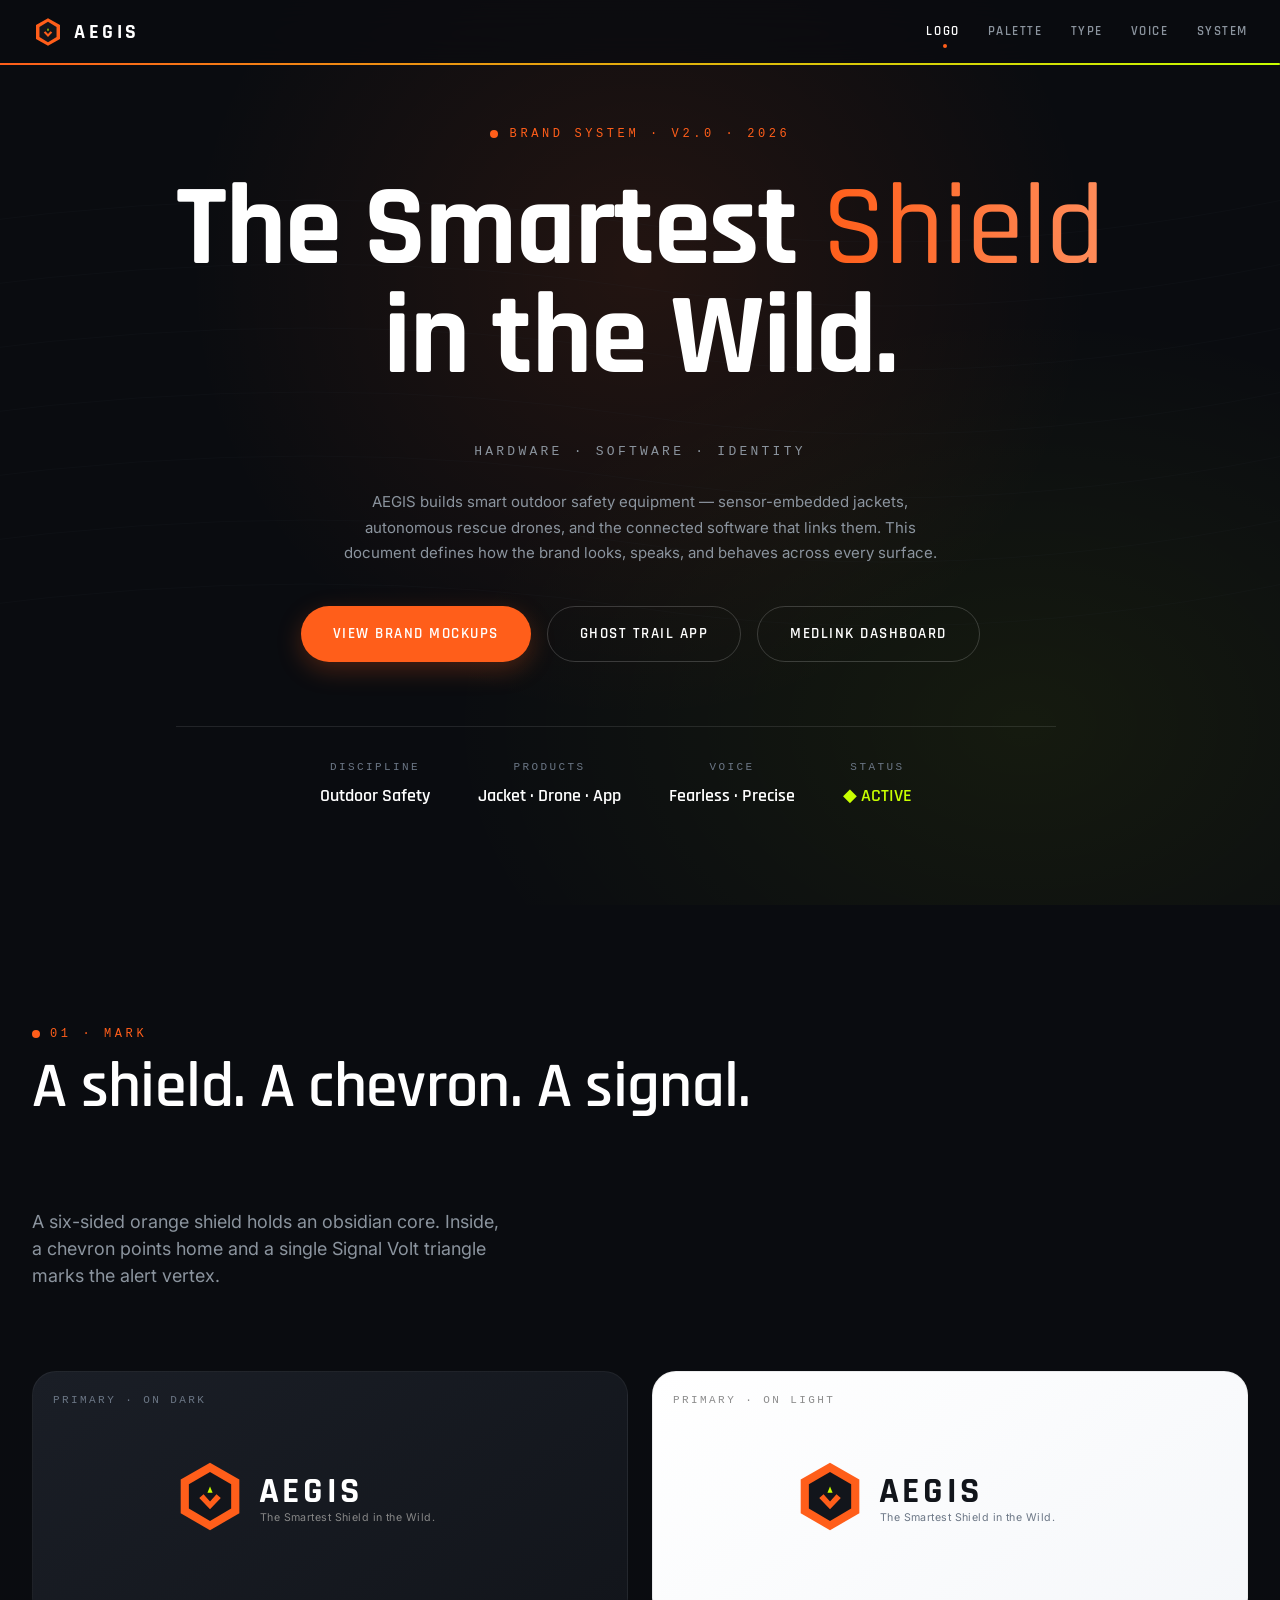
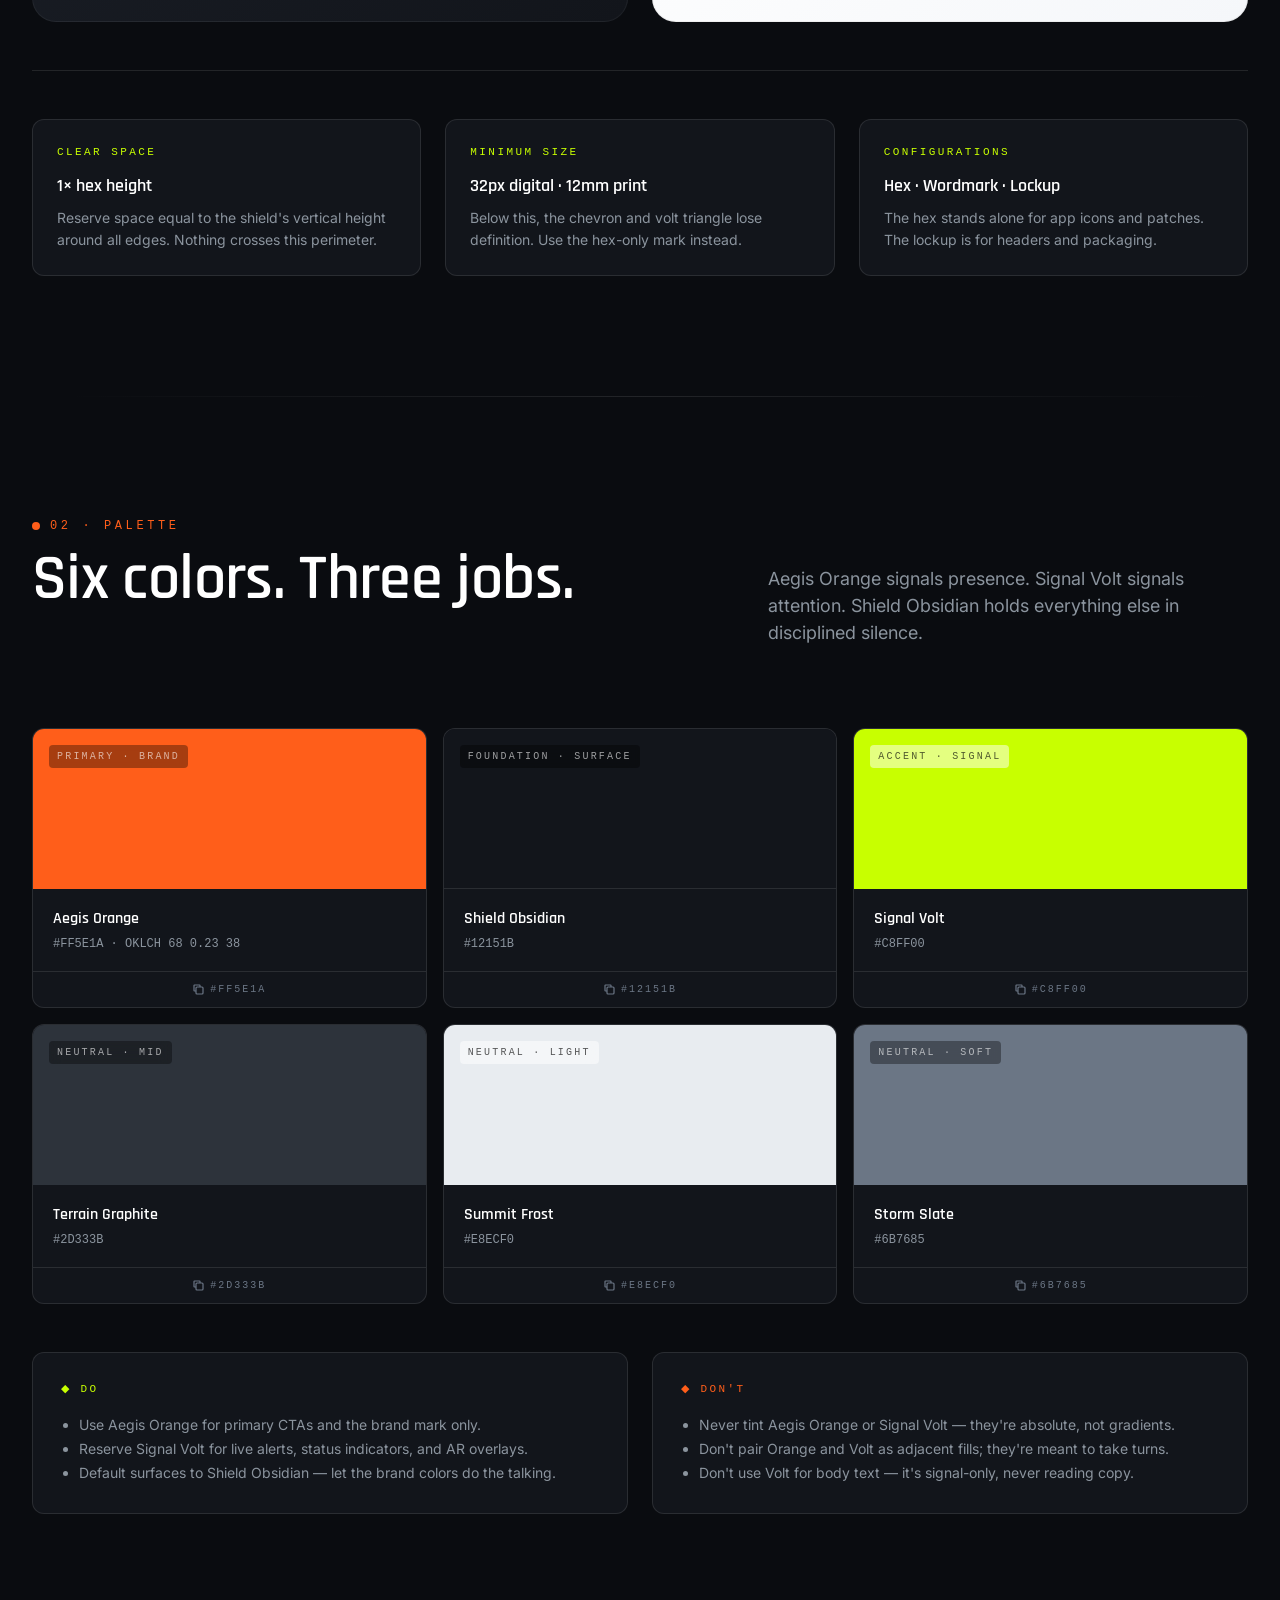
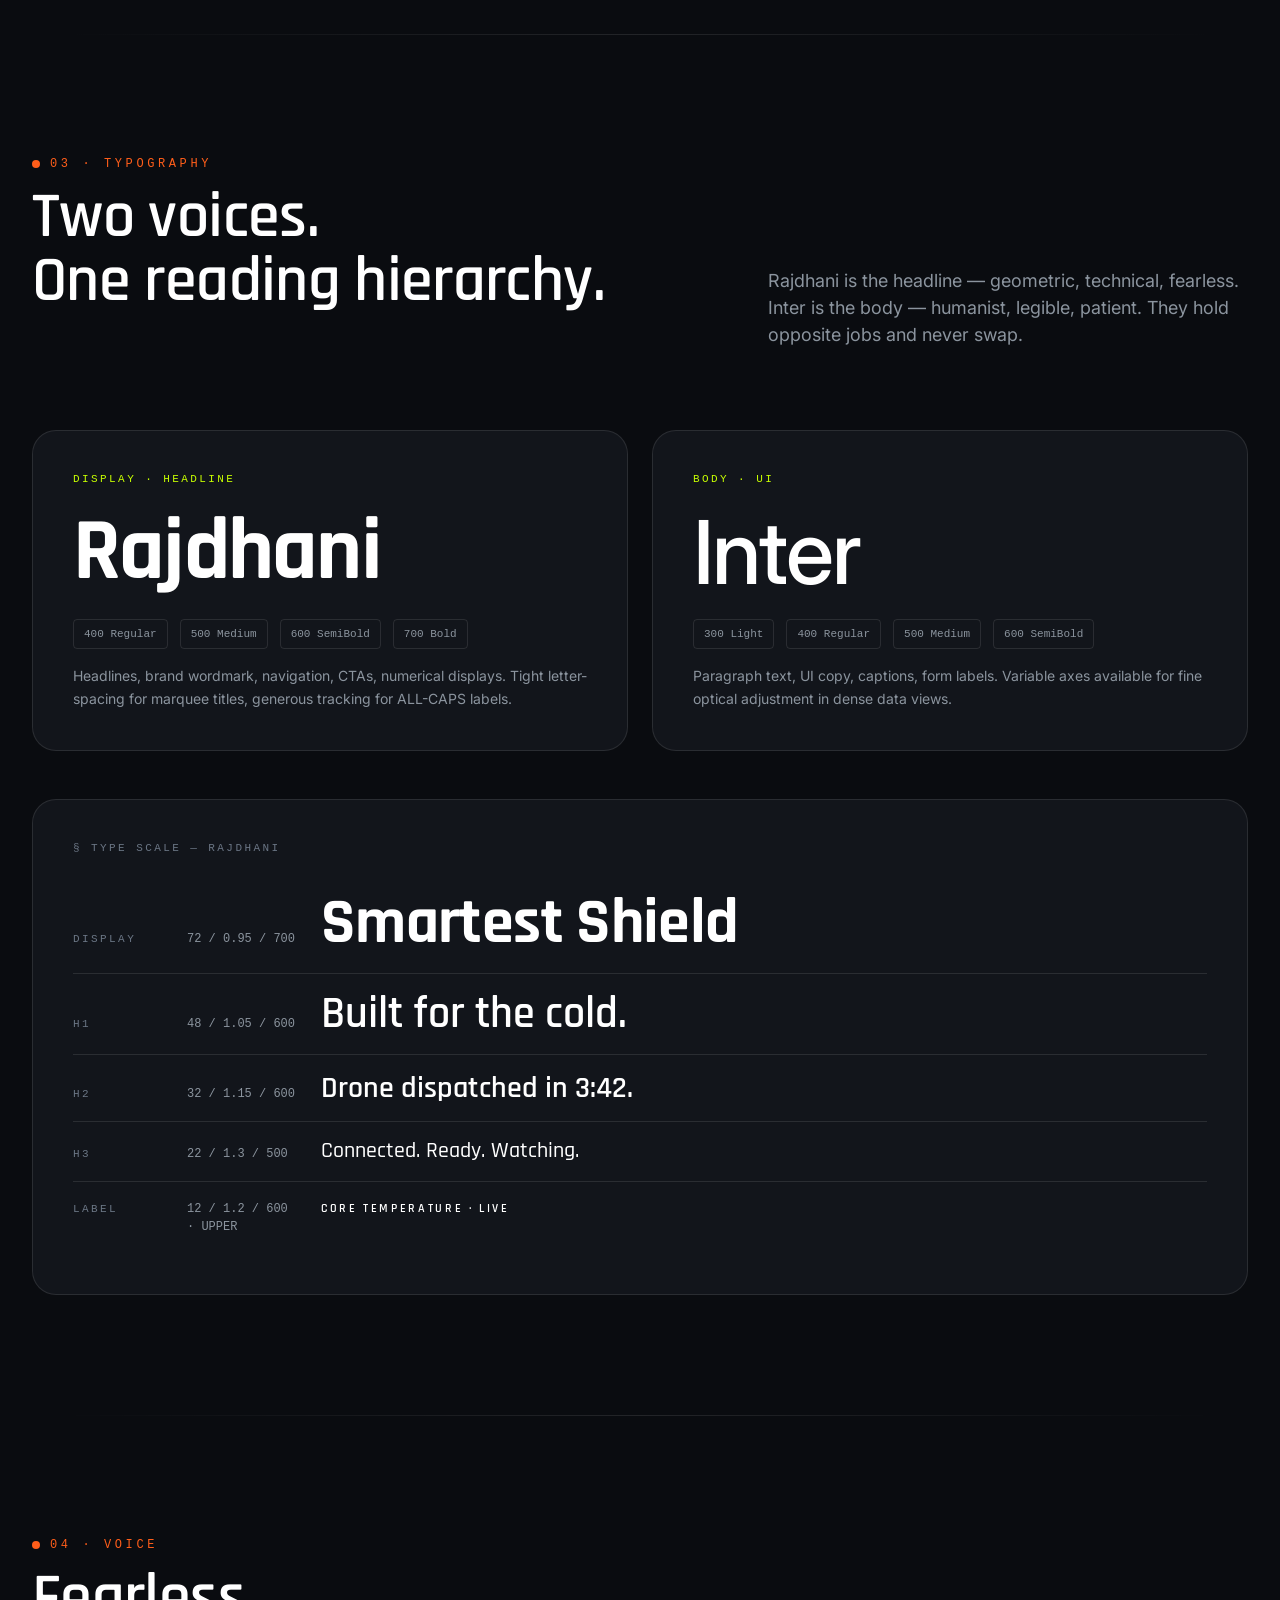
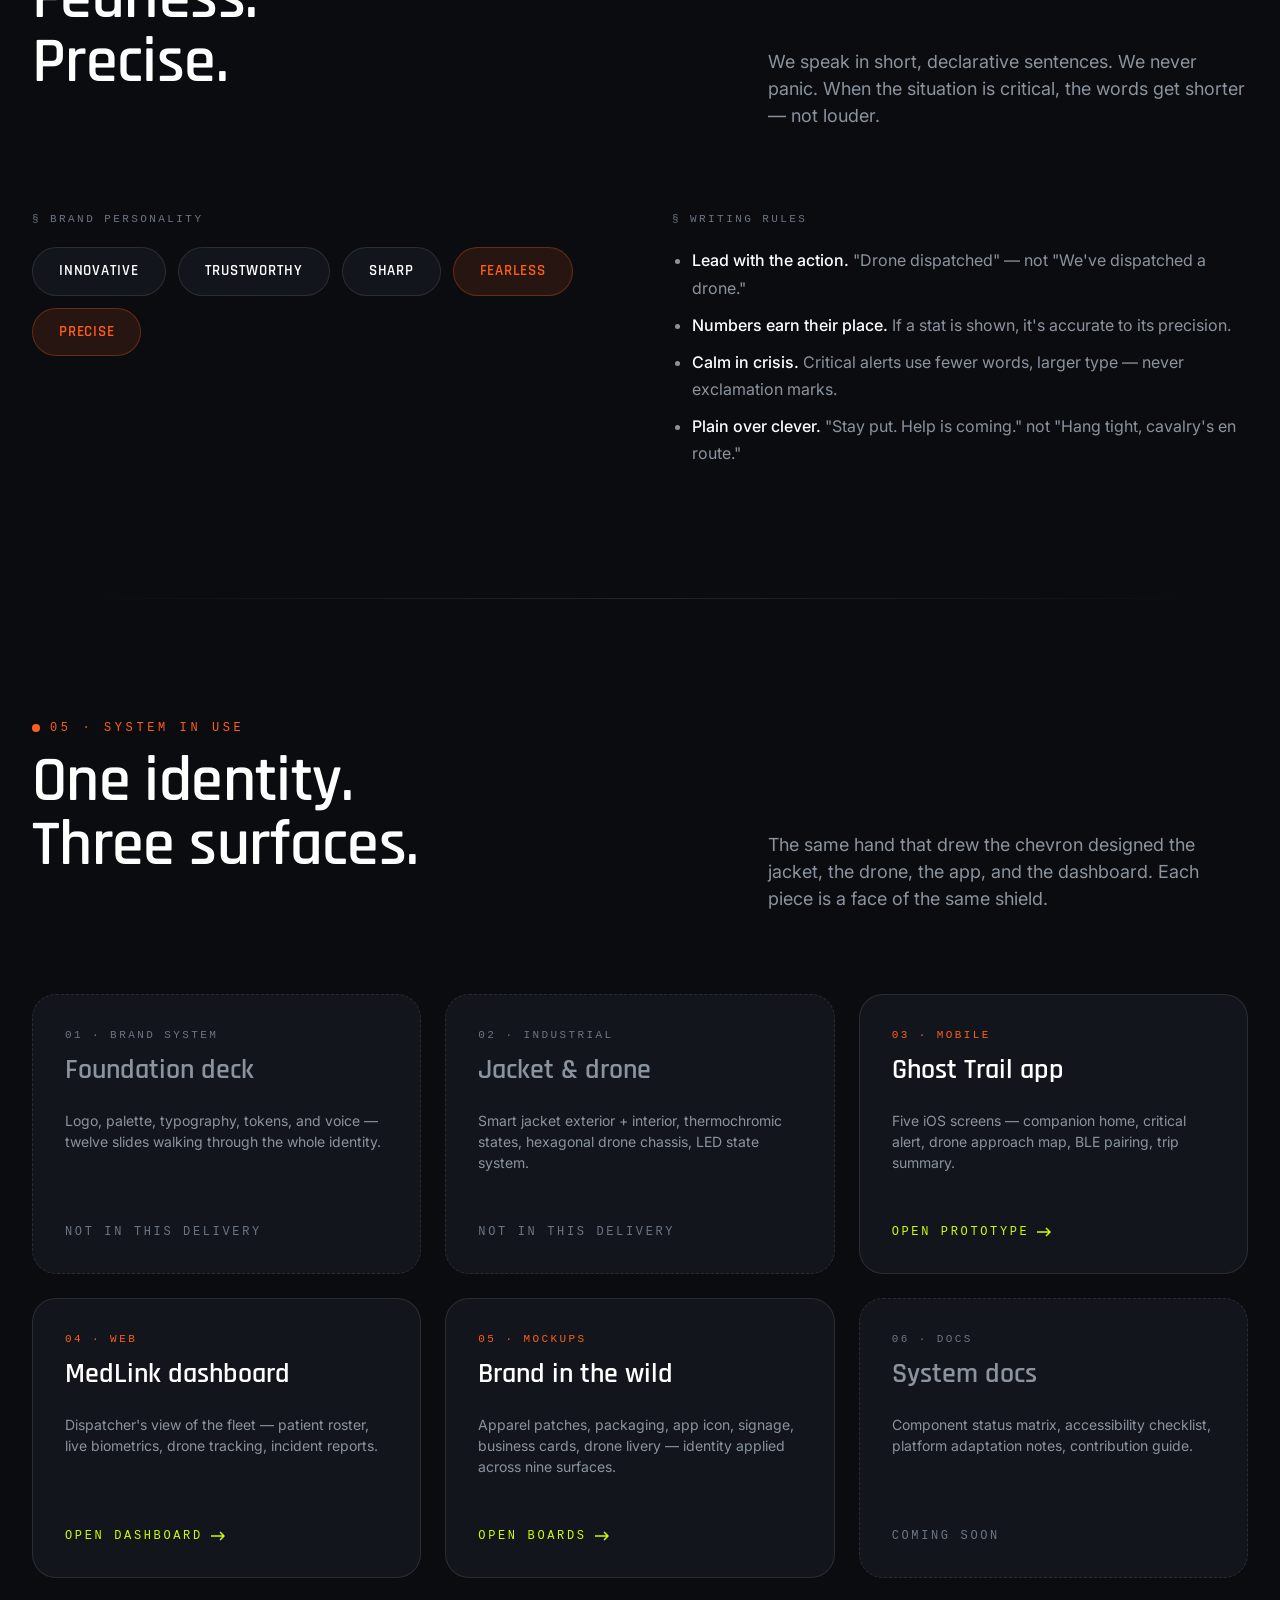
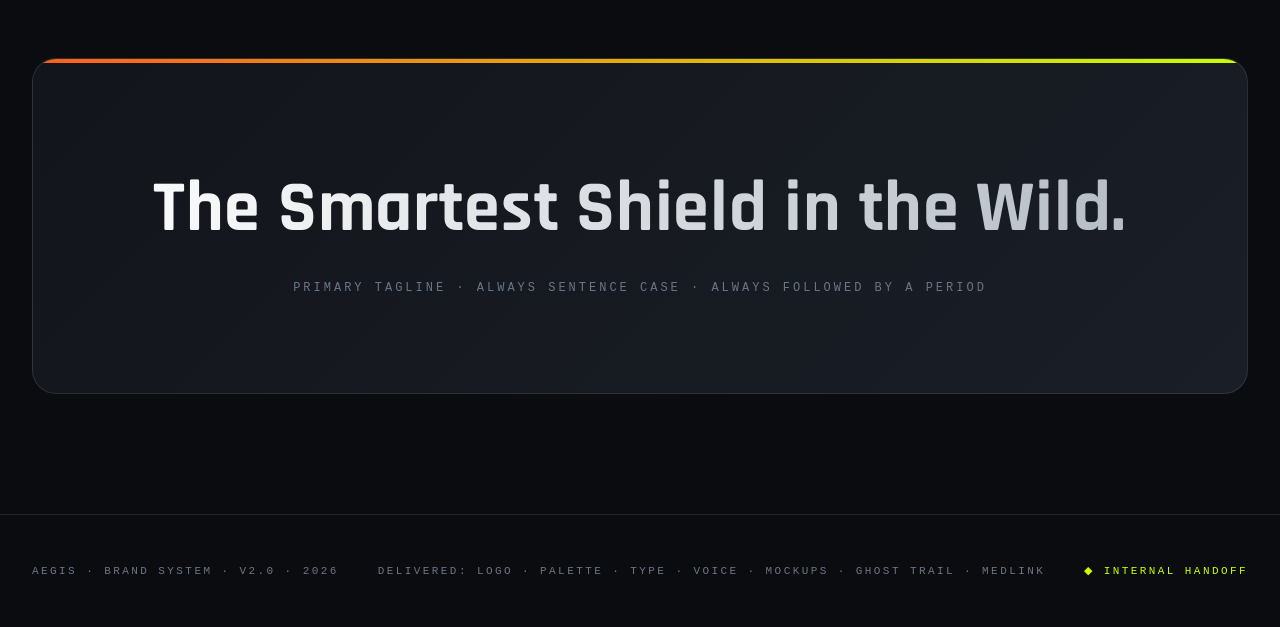
<file: index.html>
<!DOCTYPE html>
<html lang="en">
<head>
<meta charset="UTF-8">
<meta name="viewport" content="width=device-width, initial-scale=1.0">
<title>AEGIS Brand System — Identity Presentation</title>
<link rel="preconnect" href="https://fonts.googleapis.com">
<link rel="preconnect" href="https://fonts.gstatic.com" crossorigin>
<link href="https://fonts.googleapis.com/css2?family=Inter:wght@300;400;500;600;700&family=Rajdhani:wght@400;500;600;700&family=JetBrains+Mono:wght@400;500;600&display=swap" rel="stylesheet">
<link rel="stylesheet" href="styles/brand-tokens.css">
<style>
  *, *::before, *::after { box-sizing: border-box; }
  html, body { margin:0; padding:0; }
  body {
    background: var(--bg-primary);
    color: var(--text-primary);
    font-family: var(--font-text);
    -webkit-font-smoothing: antialiased;
    line-height: 1.5;
  }
  ::selection { background: rgba(200,255,0,0.3); color:#fff; }

  /* ─── nav ─── */
  .nav {
    position: fixed; top:0; left:0; right:0; z-index: 100;
    display:flex; align-items:center; justify-content:space-between;
    padding: 16px 32px; backdrop-filter: blur(16px);
    background: rgba(10,12,16,0.72); border-bottom: 1px solid var(--border-tertiary);
  }
  .nav-brand { display:flex; align-items:center; gap:10px; }
  .nav-brand-name {
    font-family: var(--font-display); font-weight:700; font-size:20px;
    letter-spacing: 0.18em;
  }
  .nav-links { display:flex; gap:28px; }
  .nav-links a {
    color: var(--text-secondary); text-decoration:none; font-size: 13px;
    font-family: var(--font-display); font-weight:600; letter-spacing:0.12em;
    text-transform: uppercase; transition: color 0.2s;
  }
  .nav-links a:hover { color: var(--signal-volt); }

  /* ─── hero ─── */
  .hero {
    min-height: 100vh; padding: 120px 32px 80px; position: relative;
    display:flex; flex-direction:column; justify-content:center; align-items:center;
    text-align:center; overflow:hidden;
  }
  .hero::before {
    content:''; position:absolute; inset:0;
    background:
      radial-gradient(ellipse at 50% 30%, rgba(255,94,26,0.10), transparent 50%),
      radial-gradient(ellipse at 80% 80%, rgba(200,255,0,0.06), transparent 40%);
    pointer-events:none;
  }
  .topo-bg {
    position: absolute; inset: 0; opacity: 0.18; pointer-events: none;
  }
  .hero-eyebrow {
    font-family: var(--font-mono); font-size: 12px; letter-spacing: 0.3em;
    color: var(--aegis-orange); text-transform: uppercase; margin-bottom: 32px;
    display: inline-flex; align-items: center; gap: 12px;
  }
  .hero-eyebrow::before {
    content:''; width:8px; height:8px; border-radius:50%;
    background: var(--aegis-orange);
    animation: pulse 2s ease-in-out infinite;
  }
  @keyframes pulse { 0%,100% { opacity:1;} 50%{opacity:0.4;} }
  .hero-title {
    font-family: var(--font-display); font-weight: 700;
    font-size: clamp(56px, 9vw, 144px); line-height: 0.95;
    letter-spacing: -0.01em; margin: 0; max-width: 1100px;
    position: relative;
  }
  .hero-title em {
    font-style: normal; font-weight: 500;
    background: linear-gradient(90deg, var(--aegis-orange), #FF8C5A);
    -webkit-background-clip: text; background-clip: text; color: transparent;
  }
  .hero-tagline {
    font-family: var(--font-mono); font-size: 13px; letter-spacing: 0.25em;
    color: var(--text-secondary); margin-top: 32px; text-transform: uppercase;
  }
  .hero-meta {
    display:flex; gap: 48px; margin-top: 64px; flex-wrap: wrap; justify-content: center;
    border-top: 1px solid var(--border-tertiary); padding-top: 32px;
    max-width: 880px; width: 100%;
  }
  .hero-meta dt {
    font-family: var(--font-mono); font-size: 11px; letter-spacing: 0.22em;
    color: var(--text-tertiary); text-transform: uppercase; margin-bottom:6px;
  }
  .hero-meta dd {
    margin: 0; font-family: var(--font-display); font-weight: 600; font-size: 18px;
    color: var(--text-primary);
  }

  /* ─── section base ─── */
  .section { padding: 120px 32px; max-width: 1280px; margin: 0 auto; position: relative; }
  .section-head {
    display:flex; align-items: baseline; justify-content: space-between;
    margin-bottom: 64px; flex-wrap: wrap; gap: 24px;
  }
  .section-num {
    font-family: var(--font-mono); font-size: 12px; letter-spacing: 0.3em;
    color: var(--aegis-orange); text-transform: uppercase;
    display:flex; align-items:center; gap:10px;
  }
  .section-num::before {
    content:''; width:8px; height:8px; border-radius:50%;
    background: var(--aegis-orange);
  }
  .section-title {
    font-family: var(--font-display); font-weight: 600;
    font-size: clamp(40px, 5vw, 64px); line-height: 1; letter-spacing: -0.01em;
    margin-top: 12px; max-width: 800px;
  }
  .section-lede {
    font-size: 18px; color: var(--text-secondary); max-width: 480px; margin-top: 12px;
    align-self: flex-end;
  }

  /* ─── logo section ─── */
  .logo-grid {
    display: grid; grid-template-columns: 1fr 1fr; gap: 24px; margin-bottom: 48px;
  }
  .logo-box {
    border-radius: var(--radius-lg);
    display:flex; align-items:center; justify-content:center;
    padding: 80px 40px; min-height: 240px;
    transition: transform 0.4s cubic-bezier(0.4,0,0.2,1);
    position: relative; overflow: hidden;
  }
  .logo-box::after {
    content:''; position:absolute; top:0; left:-100%; width:50%; height:100%;
    background: linear-gradient(to right, transparent, rgba(255,255,255,0.04), transparent);
    transform: skewX(-20deg); transition: left 0.7s;
  }
  .logo-box:hover { transform: translateY(-4px); }
  .logo-box:hover::after { left: 200%; }
  .logo-dark { background: linear-gradient(145deg, #1A1E26, #12151B);
    border:1px solid rgba(255,255,255,0.05); }
  .logo-light { background: linear-gradient(145deg, #FFFFFF, #F5F7FA);
    border:1px solid rgba(0,0,0,0.06); }
  .logo-caption {
    font-family: var(--font-mono); font-size: 11px; letter-spacing:0.22em;
    color: var(--text-tertiary); text-transform: uppercase;
    position: absolute; top: 20px; left: 20px;
  }

  .logo-rules {
    display:grid; grid-template-columns: repeat(3, 1fr); gap: 24px;
    border-top: 1px solid var(--border-tertiary); padding-top: 48px;
  }
  .rule-card {
    background: var(--bg-secondary); border: 1px solid var(--border-tertiary);
    border-radius: var(--radius-md); padding: 24px;
  }
  .rule-card .label {
    font-family: var(--font-mono); font-size: 11px; letter-spacing:0.22em;
    color: var(--signal-volt); text-transform: uppercase; margin-bottom: 12px;
  }
  .rule-card h4 {
    font-family: var(--font-display); font-weight: 600; font-size: 18px;
    margin: 0 0 8px;
  }
  .rule-card p { color: var(--text-secondary); font-size: 14px; margin: 0; line-height: 1.55; }

  /* ─── palette ─── */
  .palette {
    display:grid; grid-template-columns: repeat(3, 1fr); gap: 16px;
  }
  .swatch {
    border-radius: var(--radius-md); overflow: hidden;
    background: var(--bg-secondary); border: 1px solid var(--border-tertiary);
    transition: transform 0.3s, border-color 0.3s;
    cursor: pointer; display: flex; flex-direction: column;
  }
  .swatch:hover { transform: translateY(-4px); border-color: var(--border-strong); }
  .swatch-color { height: 160px; position: relative; }
  .swatch-color::after {
    content: attr(data-role);
    position: absolute; top: 16px; left: 16px;
    font-family: var(--font-mono); font-size: 10px; letter-spacing:0.22em;
    color: rgba(255,255,255,0.6); text-transform: uppercase;
    background: rgba(0,0,0,0.35); padding: 4px 8px; border-radius: 4px;
    backdrop-filter: blur(6px);
  }
  .swatch-color.light::after { color: rgba(0,0,0,0.65); background: rgba(255,255,255,0.5); }
  .swatch-info { padding: 18px 20px; }
  .swatch-name { font-family: var(--font-display); font-weight: 600; font-size: 16px; margin-bottom: 4px; }
  .swatch-hex { font-family: var(--font-mono); font-size: 12px; color: var(--text-secondary); }

  .palette-rules {
    margin-top: 48px; display:grid; grid-template-columns: repeat(2, 1fr); gap: 24px;
  }
  .rule-pair {
    background: var(--bg-secondary); border-radius: var(--radius-md);
    border: 1px solid var(--border-tertiary); padding: 28px;
  }
  .rule-pair .lab {
    font-family: var(--font-mono); font-size: 11px; letter-spacing:0.22em;
    color: var(--text-tertiary); text-transform: uppercase;
  }
  .rule-pair .lab.do { color: var(--signal-volt); }
  .rule-pair .lab.dont { color: var(--aegis-orange); }
  .rule-pair ul { margin: 16px 0 0; padding-left: 18px; color: var(--text-secondary); font-size: 14px; line-height: 1.7; }

  /* ─── typography ─── */
  .type-grid { display:grid; grid-template-columns: 1fr 1fr; gap: 24px; }
  .type-card {
    background: var(--bg-secondary); border: 1px solid var(--border-tertiary);
    border-radius: var(--radius-lg); padding: 40px;
    transition: background 0.3s;
  }
  .type-card:hover { background: var(--bg-tertiary); }
  .type-card .meta-label {
    font-family: var(--font-mono); font-size: 11px; letter-spacing:0.22em;
    color: var(--signal-volt); text-transform: uppercase; margin-bottom: 24px;
  }
  .type-card .specimen {
    font-size: 88px; line-height: 0.95; letter-spacing: -0.02em; margin-bottom: 24px;
  }
  .type-card.display .specimen { font-family: var(--font-display); font-weight: 700; }
  .type-card.body .specimen { font-family: var(--font-text); font-weight: 500; }
  .type-card .weights { display:flex; flex-wrap: wrap; gap: 12px; margin-bottom: 16px; }
  .type-card .w-chip {
    padding: 6px 10px; border:1px solid var(--border-tertiary); border-radius: 4px;
    font-family: var(--font-mono); font-size: 11px; color: var(--text-secondary);
  }
  .type-card .meta { color: var(--text-secondary); font-size: 14px; line-height: 1.6; margin: 0; }

  .type-scale {
    margin-top: 48px; background: var(--bg-secondary); border: 1px solid var(--border-tertiary);
    border-radius: var(--radius-lg); padding: 40px;
  }
  .scale-row {
    display:grid; grid-template-columns: 90px 110px 1fr; gap: 24px;
    padding: 18px 0; border-bottom: 1px solid var(--border-tertiary);
    align-items: baseline;
  }
  .scale-row:last-child { border-bottom: none; }
  .scale-row .name {
    font-family: var(--font-mono); font-size: 11px; letter-spacing:0.22em;
    color: var(--text-tertiary); text-transform: uppercase;
  }
  .scale-row .meta-data {
    font-family: var(--font-mono); font-size: 12px; color: var(--text-secondary);
  }
  .scale-row .sample {
    font-family: var(--font-display); color: var(--text-primary); line-height: 1;
  }

  /* ─── voice / pills ─── */
  .voice-block { display:grid; grid-template-columns: 1fr 1fr; gap: 64px; align-items: start; }
  .pill-row { display:flex; flex-wrap: wrap; gap: 12px; }
  .pill {
    padding: 12px 26px; border-radius: 30px; font-family: var(--font-display);
    font-weight: 600; font-size: 15px; letter-spacing: 0.05em; text-transform: uppercase;
    transition: all 0.3s; cursor: default;
  }
  .pill-dark {
    background: var(--bg-secondary); color: var(--text-primary);
    border: 1px solid var(--border-tertiary);
  }
  .pill-dark:hover { border-color: var(--signal-volt); color: var(--signal-volt); transform: translateY(-2px); }
  .pill-orange {
    background: var(--aegis-orange-soft); color: var(--aegis-orange);
    border: 1px solid rgba(255,94,26,0.3);
  }
  .pill-orange:hover { background: var(--aegis-orange); color: #fff; transform: translateY(-2px); }

  .voice-rules ul { margin: 0; padding-left: 20px; color: var(--text-secondary); line-height: 1.7; }
  .voice-rules ul li { margin-bottom: 10px; }
  .voice-rules ul li b { color: var(--text-primary); font-weight: 500; }

  /* ─── deliverables ─── */
  .deliverables {
    display: grid; grid-template-columns: repeat(3, 1fr); gap: 24px;
  }
  .deliv-card {
    display: block; text-decoration: none; color: inherit;
    background: var(--bg-secondary); border: 1px solid var(--border-tertiary);
    border-radius: var(--radius-lg); padding: 32px; min-height: 280px;
    position: relative; overflow: hidden;
    transition: transform 0.3s, border-color 0.3s;
    display:flex; flex-direction: column; justify-content: space-between;
  }
  .deliv-card:hover { transform: translateY(-6px); border-color: var(--aegis-orange); }
  .deliv-card .num {
    font-family: var(--font-mono); font-size: 11px; letter-spacing: 0.22em;
    color: var(--aegis-orange); text-transform: uppercase;
  }
  .deliv-card h3 {
    font-family: var(--font-display); font-weight: 600; font-size: 28px;
    margin: 8px 0 16px; line-height: 1.1;
  }
  .deliv-card > div:first-child { display: flex; flex-direction: column; gap: 4px; }
  .deliv-card > div:first-child p { margin-top: 4px; }
  .deliv-card p { color: var(--text-secondary); font-size: 14px; margin: 0; }
  .deliv-card .arrow {
    margin-top: 24px; font-family: var(--font-mono); font-size: 12px;
    letter-spacing: 0.22em; color: var(--signal-volt); text-transform: uppercase;
    display:flex; align-items: center; gap: 8px;
  }
  .deliv-card .arrow svg { transition: transform 0.3s; }
  .deliv-card:hover .arrow svg { transform: translateX(6px); }

  /* ─── tagline closing ─── */
  .tagline-box {
    background: linear-gradient(135deg, var(--bg-secondary) 0%, #1A1E26 100%);
    border-radius: var(--radius-lg);
    padding: 96px 32px; text-align: center;
    border: 1px solid var(--border-tertiary);
    position: relative; overflow: hidden;
    margin-top: 80px;
  }
  .tagline-box::before {
    content:''; position: absolute; top: 0; left: 0; right: 0; height: 4px;
    background: linear-gradient(90deg, var(--aegis-orange), var(--signal-volt));
  }
  .tagline-text {
    font-family: var(--font-display); font-weight: 700;
    font-size: clamp(40px, 6vw, 72px);
    background: linear-gradient(90deg, #FFFFFF, #B0B8C1);
    -webkit-background-clip: text; background-clip: text; color: transparent;
    letter-spacing: 0.01em; margin: 0;
  }
  .tagline-sub {
    font-family: var(--font-mono); font-size: 12px; color: var(--text-tertiary);
    text-transform: uppercase; letter-spacing: 0.25em; font-weight: 500;
    margin-top: 16px;
  }

  /* ─── footer ─── */
  .footer {
    border-top: 1px solid var(--border-tertiary);
    padding: 48px 32px; display: flex; justify-content: space-between; flex-wrap: wrap; gap: 24px;
    font-family: var(--font-mono); font-size: 11px; letter-spacing: 0.22em;
    color: var(--text-tertiary); text-transform: uppercase;
    max-width: 1280px; margin: 0 auto;
  }

  /* responsive */
  @media (max-width: 880px) {
    .logo-grid, .palette, .palette-rules, .type-grid, .voice-block,
    .deliverables, .logo-rules { grid-template-columns: 1fr; }
    .nav-links { display: none; }
  }

  /* ══════════════════════════════════════════════
     MOTION SYSTEM
  ══════════════════════════════════════════════ */
  @keyframes aegisFadeUp {
    from { opacity: 0; transform: translateY(28px); }
    to   { opacity: 1; transform: none; }
  }
  @keyframes aegisLineGrow {
    from { transform: scaleX(0); }
    to   { transform: scaleX(1); }
  }
  @media (prefers-reduced-motion: reduce) {
    .hero-inner > *, .reveal, .reveal-stagger > * {
      animation: none !important;
      transition: none !important;
      opacity: 1 !important;
      transform: none !important;
    }
    .nav-progress { display: none; }
  }

  /* Hero — stagger children in on load */
  .hero-inner > * { animation: aegisFadeUp 0.9s cubic-bezier(0.16,1,0.3,1) both; }
  .hero-inner > *:nth-child(1) { animation-delay: .06s; }
  .hero-inner > *:nth-child(2) { animation-delay: .16s; }
  .hero-inner > *:nth-child(3) { animation-delay: .24s; }
  .hero-inner > *:nth-child(4) { animation-delay: .30s; }
  .hero-inner > *:nth-child(5) { animation-delay: .36s; }
  .hero-inner > *:nth-child(6) { animation-delay: .44s; }

  /* Scroll reveal — single element */
  .reveal {
    opacity: 0; transform: translateY(22px);
    transition: opacity .7s cubic-bezier(0.16,1,.3,1), transform .7s cubic-bezier(0.16,1,.3,1);
  }
  .reveal.in-view { opacity: 1; transform: none; }

  /* Scroll reveal — staggered grid children */
  .reveal-stagger > * {
    opacity: 0; transform: translateY(16px);
    transition: opacity .55s cubic-bezier(0.16,1,.3,1), transform .55s cubic-bezier(0.16,1,.3,1);
  }
  .reveal-stagger.in-view > *:nth-child(1) { opacity:1; transform:none; transition-delay:.04s; }
  .reveal-stagger.in-view > *:nth-child(2) { opacity:1; transform:none; transition-delay:.10s; }
  .reveal-stagger.in-view > *:nth-child(3) { opacity:1; transform:none; transition-delay:.16s; }
  .reveal-stagger.in-view > *:nth-child(4) { opacity:1; transform:none; transition-delay:.22s; }
  .reveal-stagger.in-view > *:nth-child(5) { opacity:1; transform:none; transition-delay:.28s; }
  .reveal-stagger.in-view > *:nth-child(6) { opacity:1; transform:none; transition-delay:.34s; }

  /* ══════════════════════════════════════════════
     NAV ENHANCEMENTS
  ══════════════════════════════════════════════ */
  .nav { overflow: visible; }
  .nav-progress {
    position: absolute; bottom: -1px; left: 0; right: 0; height: 2px;
    background: linear-gradient(90deg, var(--aegis-orange), var(--signal-volt));
    transform-origin: left; transform: scaleX(0); will-change: transform;
    pointer-events: none; border-radius: 0 2px 2px 0;
    animation: aegisLineGrow .4s cubic-bezier(0.16,1,.3,1) .6s both;
  }
  .nav-links a { position: relative; transition: color .2s; }
  .nav-links a.active { color: var(--text-primary); }
  .nav-links a.active::after {
    content: ''; position: absolute; bottom: -6px; left: 50%;
    transform: translateX(-50%);
    width: 4px; height: 4px; border-radius: 50%; background: var(--aegis-orange);
    animation: aegisFadeUp .25s ease both;
  }

  /* ══════════════════════════════════════════════
     CTA BUTTONS
  ══════════════════════════════════════════════ */
  .cta-btn {
    display: inline-flex; align-items: center; gap: 8px;
    background: var(--aegis-orange); color: #fff; text-decoration: none;
    font-family: var(--font-display); font-weight: 600; font-size: 15px;
    letter-spacing: .1em; text-transform: uppercase; padding: 16px 32px;
    border-radius: 30px; cursor: pointer;
    transition: transform .25s cubic-bezier(0.16,1,.3,1), background .2s, box-shadow .2s;
    box-shadow: 0 8px 24px rgba(255,94,26,.25);
  }
  .cta-btn:hover { transform: translateY(-3px); background: #FF7338; box-shadow: 0 14px 36px rgba(255,94,26,.38); }
  .cta-btn:active { transform: translateY(-1px); }
  .cta-btn-ghost {
    display: inline-flex; align-items: center; gap: 8px;
    background: transparent; color: var(--text-primary); text-decoration: none;
    font-family: var(--font-display); font-weight: 600; font-size: 15px;
    letter-spacing: .1em; text-transform: uppercase; padding: 16px 32px;
    border-radius: 30px; cursor: pointer;
    border: 1px solid var(--border-strong);
    transition: transform .25s cubic-bezier(0.16,1,.3,1), border-color .2s, color .2s;
  }
  .cta-btn-ghost:hover { transform: translateY(-3px); border-color: var(--aegis-orange); color: var(--aegis-orange); }
  .cta-btn-ghost:active { transform: translateY(-1px); }
  .hero-btns { margin-top: 40px; display: flex; gap: 16px; justify-content: center; flex-wrap: wrap; }

  /* ══════════════════════════════════════════════
     PALETTE — COPY INTERACTION
  ══════════════════════════════════════════════ */
  .swatch { cursor: pointer; position: relative; }
  .swatch-copy-hint {
    display: flex; align-items: center; justify-content: center; gap: 6px;
    padding: 10px 20px; border-top: 1px solid var(--border-tertiary);
    font-family: var(--font-mono); font-size: 10px; letter-spacing: .2em;
    color: var(--text-tertiary); text-transform: uppercase;
    transition: color .2s, background .2s;
  }
  .swatch:hover .swatch-copy-hint { color: var(--text-secondary); }
  .swatch.copied .swatch-copy-hint {
    color: #12151B; background: var(--signal-volt);
    border-top-color: var(--signal-volt);
  }
  .swatch-copy-hint svg { flex-shrink: 0; transition: opacity .2s; }
  .swatch.copied .swatch-copy-hint svg { display: none; }

  /* ══════════════════════════════════════════════
     DELIVERABLES — hover glow
  ══════════════════════════════════════════════ */
  .deliv-card[href]:hover {
    box-shadow: 0 0 0 1px var(--aegis-orange), 0 16px 48px rgba(255,94,26,.12);
  }

  /* ══════════════════════════════════════════════
     SECTION DIVIDERS
  ══════════════════════════════════════════════ */
  .section + .section::before {
    content: ''; display: block; height: 1px;
    background: linear-gradient(90deg, transparent, var(--border-tertiary), transparent);
    margin: 0 32px;
    transform: translateY(-120px);
  }
</style>
</head>
<body>

<nav class="nav">
  <div class="nav-brand">
    <svg viewBox="0 0 60 60" width="32" height="32">
      <g transform="translate(30,30)">
        <polygon points="0,-26 22.5,-13 22.5,13 0,26 -22.5,13 -22.5,-13" fill="#FF5E1A"/>
        <polygon points="0,-19 16,-9.5 16,9.5 0,19 -16,9.5 -16,-9.5" fill="#12151B"/>
        <polygon points="0,9.5 -8,1 -4.8,-1.6 0,3.6 4.8,-1.6 8,1" fill="#FF5E1A"/>
        <polygon points="0,-7.5 -1.9,-2.7 1.9,-2.7" fill="#C8FF00"/>
      </g>
    </svg>
    <div class="nav-brand-name">AEGIS</div>
  </div>
  <div class="nav-links">
    <a href="#logo">Logo</a>
    <a href="#palette">Palette</a>
    <a href="#typography">Type</a>
    <a href="#voice">Voice</a>
    <a href="#deliverables">System</a>
  </div>
  <div class="nav-progress"></div>
</nav>

<!-- HERO -->
<section class="hero">
  <svg class="topo-bg" viewBox="0 0 1600 900" preserveAspectRatio="xMidYMid slice">
    <g fill="none" stroke="#2D333B" stroke-width="0.8">
      <path d="M-50 280 Q 400 220 800 280 T 1650 240"/>
      <path d="M-50 360 Q 400 300 800 360 T 1650 320"/>
      <path d="M-50 440 Q 400 380 800 440 T 1650 400"/>
      <path d="M-50 520 Q 400 460 800 520 T 1650 480"/>
      <path d="M-50 600 Q 400 540 800 600 T 1650 560"/>
      <path d="M-50 680 Q 400 620 800 680 T 1650 640"/>
      <path d="M-50 760 Q 400 700 800 760 T 1650 720"/>
    </g>
  </svg>
  <div class="hero-inner" style="position:relative; z-index:1;">
    <div class="hero-eyebrow">Brand System · v2.0 · 2026</div>
    <h1 class="hero-title" style="margin-bottom: 48px;">The Smartest <em>Shield</em><br>in the Wild.</h1>
    <div class="hero-tagline" style="margin-top: 0;">Hardware · Software · Identity</div>
    <p style="font-size: 15px; color: var(--text-secondary); max-width: 600px; margin: 28px auto 0; line-height: 1.7; font-family: var(--font-text);">AEGIS builds smart outdoor safety equipment — sensor-embedded jackets, autonomous rescue drones, and the connected software that links them. This document defines how the brand looks, speaks, and behaves across every surface.</p>

    <div class="hero-btns">
      <a href="AEGIS - Brand Mockups.html" class="cta-btn">View Brand Mockups</a>
      <a href="AEGIS Trek - Ghost Trail.html" class="cta-btn-ghost">Ghost Trail App</a>
      <a href="AEGIS Trek - MedLink.html" class="cta-btn-ghost">MedLink Dashboard</a>
    </div>

    <dl class="hero-meta">
      <div><dt>Discipline</dt><dd>Outdoor Safety</dd></div>
      <div><dt>Products</dt><dd>Jacket · Drone · App</dd></div>
      <div><dt>Voice</dt><dd>Fearless · Precise</dd></div>
      <div><dt>Status</dt><dd style="color:var(--signal-volt);">◆ ACTIVE</dd></div>
    </dl>
  </div>
</section>

<!-- LOGO -->
<section class="section" id="logo">
  <div class="section-head">
    <div>
      <div class="section-num">01 · MARK</div>
      <h2 class="section-title">A shield. A chevron. A signal.</h2>
    </div>
    <p class="section-lede">A six-sided orange shield holds an obsidian core. Inside, a chevron points home and a single Signal Volt triangle marks the alert vertex.</p>
  </div>

  <div class="logo-grid reveal-stagger">
    <div class="logo-box logo-dark">
      <div class="logo-caption">Primary · on dark</div>
      <svg viewBox="0 0 360 100" width="320">
        <g transform="translate(45,50)">
          <polygon points="0,-38 33,-19 33,19 0,38 -33,19 -33,-19" fill="#FF5E1A"/>
          <polygon points="0,-27.5 23.8,-13.7 23.8,13.7 0,27.5 -23.8,13.7 -23.8,-13.7" fill="#12151B"/>
          <polygon points="0,14.4 -12.1,1.7 -7.3,-2.4 0,5.6 7.3,-2.4 12.1,1.7" fill="#FF5E1A"/>
          <polygon points="0,-11.2 -2.9,-4.1 2.9,-4.1" fill="#C8FF00"/>
        </g>
        <text x="100" y="56" fill="#FFFFFF" font-family="'Rajdhani', sans-serif" font-weight="700" font-size="40" letter-spacing="4">AEGIS</text>
        <text x="101" y="78" fill="#888" font-family="'Inter', sans-serif" font-size="12" letter-spacing="0.5">The Smartest Shield in the Wild.</text>
      </svg>
    </div>
    <div class="logo-box logo-light">
      <div class="logo-caption" style="color: rgba(0,0,0,0.45);">Primary · on light</div>
      <svg viewBox="0 0 360 100" width="320">
        <g transform="translate(45,50)">
          <polygon points="0,-38 33,-19 33,19 0,38 -33,19 -33,-19" fill="#FF5E1A"/>
          <polygon points="0,-27.5 23.8,-13.7 23.8,13.7 0,27.5 -23.8,13.7 -23.8,-13.7" fill="#12151B"/>
          <polygon points="0,14.4 -12.1,1.7 -7.3,-2.4 0,5.6 7.3,-2.4 12.1,1.7" fill="#FF5E1A"/>
          <polygon points="0,-11.2 -2.9,-4.1 2.9,-4.1" fill="#C8FF00"/>
        </g>
        <text x="100" y="56" fill="#12151B" font-family="'Rajdhani', sans-serif" font-weight="700" font-size="40" letter-spacing="4">AEGIS</text>
        <text x="101" y="78" fill="#6B7685" font-family="'Inter', sans-serif" font-size="12" letter-spacing="0.5">The Smartest Shield in the Wild.</text>
      </svg>
    </div>
  </div>

  <div class="logo-rules reveal-stagger">
    <div class="rule-card">
      <div class="label">Clear space</div>
      <h4>1× hex height</h4>
      <p>Reserve space equal to the shield's vertical height around all edges. Nothing crosses this perimeter.</p>
    </div>
    <div class="rule-card">
      <div class="label">Minimum size</div>
      <h4>32px digital · 12mm print</h4>
      <p>Below this, the chevron and volt triangle lose definition. Use the hex-only mark instead.</p>
    </div>
    <div class="rule-card">
      <div class="label">Configurations</div>
      <h4>Hex · Wordmark · Lockup</h4>
      <p>The hex stands alone for app icons and patches. The lockup is for headers and packaging.</p>
    </div>
  </div>
</section>

<!-- PALETTE -->
<section class="section" id="palette">
  <div class="section-head">
    <div>
      <div class="section-num">02 · PALETTE</div>
      <h2 class="section-title">Six colors. Three jobs.</h2>
    </div>
    <p class="section-lede">Aegis Orange signals presence. Signal Volt signals attention. Shield Obsidian holds everything else in disciplined silence.</p>
  </div>

  <div class="palette reveal-stagger">
    <div class="swatch" title="Click to copy hex">
      <div class="swatch-color" style="background:#FF5E1A;" data-role="Primary · Brand"></div>
      <div class="swatch-info">
        <div class="swatch-name">Aegis Orange</div>
        <div class="swatch-hex">#FF5E1A · OKLCH 68 0.23 38</div>
      </div>
      <div class="swatch-copy-hint"><svg width="12" height="12" viewBox="0 0 12 12" fill="none"><rect x="4" y="4" width="7" height="7" rx="1" stroke="currentColor" stroke-width="1.2"/><path d="M8 4V2.5A.5.5 0 007.5 2h-5a.5.5 0 00-.5.5v5a.5.5 0 00.5.5H4" stroke="currentColor" stroke-width="1.2"/></svg>#FF5E1A</div>
    </div>
    <div class="swatch" title="Click to copy hex">
      <div class="swatch-color" style="background:#12151B; border-bottom: 1px solid var(--border-tertiary);" data-role="Foundation · Surface"></div>
      <div class="swatch-info">
        <div class="swatch-name">Shield Obsidian</div>
        <div class="swatch-hex">#12151B</div>
      </div>
      <div class="swatch-copy-hint"><svg width="12" height="12" viewBox="0 0 12 12" fill="none"><rect x="4" y="4" width="7" height="7" rx="1" stroke="currentColor" stroke-width="1.2"/><path d="M8 4V2.5A.5.5 0 007.5 2h-5a.5.5 0 00-.5.5v5a.5.5 0 00.5.5H4" stroke="currentColor" stroke-width="1.2"/></svg>#12151B</div>
    </div>
    <div class="swatch" title="Click to copy hex">
      <div class="swatch-color light" style="background:#C8FF00;" data-role="Accent · Signal"></div>
      <div class="swatch-info">
        <div class="swatch-name">Signal Volt</div>
        <div class="swatch-hex">#C8FF00</div>
      </div>
      <div class="swatch-copy-hint"><svg width="12" height="12" viewBox="0 0 12 12" fill="none"><rect x="4" y="4" width="7" height="7" rx="1" stroke="currentColor" stroke-width="1.2"/><path d="M8 4V2.5A.5.5 0 007.5 2h-5a.5.5 0 00-.5.5v5a.5.5 0 00.5.5H4" stroke="currentColor" stroke-width="1.2"/></svg>#C8FF00</div>
    </div>
    <div class="swatch" title="Click to copy hex">
      <div class="swatch-color" style="background:#2D333B;" data-role="Neutral · Mid"></div>
      <div class="swatch-info">
        <div class="swatch-name">Terrain Graphite</div>
        <div class="swatch-hex">#2D333B</div>
      </div>
      <div class="swatch-copy-hint"><svg width="12" height="12" viewBox="0 0 12 12" fill="none"><rect x="4" y="4" width="7" height="7" rx="1" stroke="currentColor" stroke-width="1.2"/><path d="M8 4V2.5A.5.5 0 007.5 2h-5a.5.5 0 00-.5.5v5a.5.5 0 00.5.5H4" stroke="currentColor" stroke-width="1.2"/></svg>#2D333B</div>
    </div>
    <div class="swatch" title="Click to copy hex">
      <div class="swatch-color light" style="background:#E8ECF0;" data-role="Neutral · Light"></div>
      <div class="swatch-info">
        <div class="swatch-name">Summit Frost</div>
        <div class="swatch-hex">#E8ECF0</div>
      </div>
      <div class="swatch-copy-hint"><svg width="12" height="12" viewBox="0 0 12 12" fill="none"><rect x="4" y="4" width="7" height="7" rx="1" stroke="currentColor" stroke-width="1.2"/><path d="M8 4V2.5A.5.5 0 007.5 2h-5a.5.5 0 00-.5.5v5a.5.5 0 00.5.5H4" stroke="currentColor" stroke-width="1.2"/></svg>#E8ECF0</div>
    </div>
    <div class="swatch" title="Click to copy hex">
      <div class="swatch-color" style="background:#6B7685;" data-role="Neutral · Soft"></div>
      <div class="swatch-info">
        <div class="swatch-name">Storm Slate</div>
        <div class="swatch-hex">#6B7685</div>
      </div>
      <div class="swatch-copy-hint"><svg width="12" height="12" viewBox="0 0 12 12" fill="none"><rect x="4" y="4" width="7" height="7" rx="1" stroke="currentColor" stroke-width="1.2"/><path d="M8 4V2.5A.5.5 0 007.5 2h-5a.5.5 0 00-.5.5v5a.5.5 0 00.5.5H4" stroke="currentColor" stroke-width="1.2"/></svg>#6B7685</div>
    </div>
  </div>

  <div class="palette-rules reveal-stagger">
    <div class="rule-pair">
      <div class="lab do">◆ DO</div>
      <ul>
        <li>Use Aegis Orange for primary CTAs and the brand mark only.</li>
        <li>Reserve Signal Volt for live alerts, status indicators, and AR overlays.</li>
        <li>Default surfaces to Shield Obsidian — let the brand colors do the talking.</li>
      </ul>
    </div>
    <div class="rule-pair">
      <div class="lab dont">◆ DON'T</div>
      <ul>
        <li>Never tint Aegis Orange or Signal Volt — they're absolute, not gradients.</li>
        <li>Don't pair Orange and Volt as adjacent fills; they're meant to take turns.</li>
        <li>Don't use Volt for body text — it's signal-only, never reading copy.</li>
      </ul>
    </div>
  </div>
</section>

<!-- TYPOGRAPHY -->
<section class="section" id="typography">
  <div class="section-head">
    <div>
      <div class="section-num">03 · TYPOGRAPHY</div>
      <h2 class="section-title">Two voices.<br>One reading hierarchy.</h2>
    </div>
    <p class="section-lede">Rajdhani is the headline — geometric, technical, fearless. Inter is the body — humanist, legible, patient. They hold opposite jobs and never swap.</p>
  </div>

  <div class="type-grid reveal-stagger">
    <div class="type-card display">
      <div class="meta-label">Display · Headline</div>
      <div class="specimen">Rajdhani</div>
      <div class="weights">
        <span class="w-chip">400 Regular</span>
        <span class="w-chip">500 Medium</span>
        <span class="w-chip">600 SemiBold</span>
        <span class="w-chip">700 Bold</span>
      </div>
      <p class="meta">Headlines, brand wordmark, navigation, CTAs, numerical displays. Tight letter-spacing for marquee titles, generous tracking for ALL-CAPS labels.</p>
    </div>
    <div class="type-card body">
      <div class="meta-label">Body · UI</div>
      <div class="specimen">Inter</div>
      <div class="weights">
        <span class="w-chip">300 Light</span>
        <span class="w-chip">400 Regular</span>
        <span class="w-chip">500 Medium</span>
        <span class="w-chip">600 SemiBold</span>
      </div>
      <p class="meta">Paragraph text, UI copy, captions, form labels. Variable axes available for fine optical adjustment in dense data views.</p>
    </div>
  </div>

  <div class="type-scale reveal">
    <div style="font-family: var(--font-mono); font-size: 11px; letter-spacing: 0.22em; color: var(--text-tertiary); text-transform: uppercase; margin-bottom: 16px;">§ TYPE SCALE — RAJDHANI</div>
    <div class="scale-row">
      <div class="name">Display</div><div class="meta-data">72 / 0.95 / 700</div>
      <div class="sample" style="font-size: 64px; font-weight: 700; letter-spacing: -0.01em;">Smartest Shield</div>
    </div>
    <div class="scale-row">
      <div class="name">H1</div><div class="meta-data">48 / 1.05 / 600</div>
      <div class="sample" style="font-size: 44px; font-weight: 600;">Built for the cold.</div>
    </div>
    <div class="scale-row">
      <div class="name">H2</div><div class="meta-data">32 / 1.15 / 600</div>
      <div class="sample" style="font-size: 30px; font-weight: 600;">Drone dispatched in 3:42.</div>
    </div>
    <div class="scale-row">
      <div class="name">H3</div><div class="meta-data">22 / 1.3 / 500</div>
      <div class="sample" style="font-size: 22px; font-weight: 500;">Connected. Ready. Watching.</div>
    </div>
    <div class="scale-row">
      <div class="name">Label</div><div class="meta-data">12 / 1.2 / 600 · UPPER</div>
      <div class="sample" style="font-size: 12px; font-weight: 600; letter-spacing: 0.22em; text-transform: uppercase;">CORE TEMPERATURE · LIVE</div>
    </div>
  </div>
</section>

<!-- VOICE -->
<section class="section" id="voice">
  <div class="section-head">
    <div>
      <div class="section-num">04 · VOICE</div>
      <h2 class="section-title">Fearless.<br>Precise.</h2>
    </div>
    <p class="section-lede">We speak in short, declarative sentences. We never panic. When the situation is critical, the words get shorter — not louder.</p>
  </div>

  <div class="voice-block reveal">
    <div>
      <div style="font-family: var(--font-mono); font-size: 11px; letter-spacing: 0.22em; color: var(--text-tertiary); text-transform: uppercase; margin-bottom: 20px;">§ BRAND PERSONALITY</div>
      <div class="pill-row">
        <span class="pill pill-dark">Innovative</span>
        <span class="pill pill-dark">Trustworthy</span>
        <span class="pill pill-dark">Sharp</span>
        <span class="pill pill-orange">Fearless</span>
        <span class="pill pill-orange">Precise</span>
      </div>
    </div>
    <div class="voice-rules">
      <div style="font-family: var(--font-mono); font-size: 11px; letter-spacing: 0.22em; color: var(--text-tertiary); text-transform: uppercase; margin-bottom: 20px;">§ WRITING RULES</div>
      <ul>
        <li><b>Lead with the action.</b> "Drone dispatched" — not "We've dispatched a drone."</li>
        <li><b>Numbers earn their place.</b> If a stat is shown, it's accurate to its precision.</li>
        <li><b>Calm in crisis.</b> Critical alerts use fewer words, larger type — never exclamation marks.</li>
        <li><b>Plain over clever.</b> "Stay put. Help is coming." not "Hang tight, cavalry's en route."</li>
      </ul>
    </div>
  </div>
</section>

<!-- DELIVERABLES -->
<section class="section" id="deliverables">
  <div class="section-head">
    <div>
      <div class="section-num">05 · SYSTEM IN USE</div>
      <h2 class="section-title">One identity.<br>Three surfaces.</h2>
    </div>
    <p class="section-lede">The same hand that drew the chevron designed the jacket, the drone, the app, and the dashboard. Each piece is a face of the same shield.</p>
  </div>

  <div class="deliverables reveal-stagger">
    <div class="deliv-card" style="cursor: default; border-style: dashed;">
      <div>
        <div class="num" style="color: var(--text-tertiary);">01 · BRAND SYSTEM</div>
        <h3 style="color: var(--text-secondary);">Foundation deck</h3>
        <p>Logo, palette, typography, tokens, and voice — twelve slides walking through the whole identity.</p>
      </div>
      <div class="arrow" style="color: var(--text-tertiary);">Not in this delivery</div>
    </div>
    <div class="deliv-card" style="cursor: default; border-style: dashed;">
      <div>
        <div class="num" style="color: var(--text-tertiary);">02 · INDUSTRIAL</div>
        <h3 style="color: var(--text-secondary);">Jacket &amp; drone</h3>
        <p>Smart jacket exterior + interior, thermochromic states, hexagonal drone chassis, LED state system.</p>
      </div>
      <div class="arrow" style="color: var(--text-tertiary);">Not in this delivery</div>
    </div>
    <a class="deliv-card" href="AEGIS Trek - Ghost Trail.html">
      <div>
        <div class="num">03 · MOBILE</div>
        <h3>Ghost Trail app</h3>
        <p>Five iOS screens — companion home, critical alert, drone approach map, BLE pairing, trip summary.</p>
      </div>
      <div class="arrow">Open prototype
        <svg width="14" height="10" viewBox="0 0 14 10" fill="none"><path d="M9 1l4 4-4 4M0 5h13" stroke="currentColor" stroke-width="1.5"/></svg>
      </div>
    </a>
    <a class="deliv-card" href="AEGIS Trek - MedLink.html">
      <div>
        <div class="num">04 · WEB</div>
        <h3>MedLink dashboard</h3>
        <p>Dispatcher's view of the fleet — patient roster, live biometrics, drone tracking, incident reports.</p>
      </div>
      <div class="arrow">Open dashboard
        <svg width="14" height="10" viewBox="0 0 14 10" fill="none"><path d="M9 1l4 4-4 4M0 5h13" stroke="currentColor" stroke-width="1.5"/></svg>
      </div>
    </a>
    <a class="deliv-card" href="AEGIS - Brand Mockups.html">
      <div>
        <div class="num">05 · MOCKUPS</div>
        <h3>Brand in the wild</h3>
        <p>Apparel patches, packaging, app icon, signage, business cards, drone livery — identity applied across nine surfaces.</p>
      </div>
      <div class="arrow">Open boards
        <svg width="14" height="10" viewBox="0 0 14 10" fill="none"><path d="M9 1l4 4-4 4M0 5h13" stroke="currentColor" stroke-width="1.5"/></svg>
      </div>
    </a>
    <div class="deliv-card" style="cursor: default; border-style: dashed;">
      <div>
        <div class="num" style="color: var(--text-tertiary);">06 · DOCS</div>
        <h3 style="color: var(--text-secondary);">System docs</h3>
        <p>Component status matrix, accessibility checklist, platform adaptation notes, contribution guide.</p>
      </div>
      <div class="arrow" style="color: var(--text-tertiary);">Coming soon</div>
    </div>
  </div>

  <div class="tagline-box reveal">
    <div class="tagline-text">The Smartest Shield in the Wild.</div>
    <div class="tagline-sub">Primary tagline · Always sentence case · Always followed by a period</div>
  </div>
</section>

<footer class="footer">
  <div>AEGIS · BRAND SYSTEM · V2.0 · 2026</div>
  <div>DELIVERED: Logo · Palette · Type · Voice · Mockups · Ghost Trail · MedLink</div>
  <div style="color: var(--signal-volt);">◆ INTERNAL HANDOFF</div>
</footer>

<script>
(function () {
  /* ── Scroll reveal ── */
  const io = new IntersectionObserver(entries => {
    entries.forEach(e => {
      if (e.isIntersecting) { e.target.classList.add('in-view'); io.unobserve(e.target); }
    });
  }, { threshold: 0.07 });
  document.querySelectorAll('.reveal, .reveal-stagger').forEach(el => io.observe(el));

  /* ── Nav progress bar + scroll-spy ── */
  const progress = document.querySelector('.nav-progress');
  const navLinks = [...document.querySelectorAll('.nav-links a[href^="#"]')];
  const sections = navLinks.map(a => document.getElementById(a.getAttribute('href').slice(1))).filter(Boolean);

  window.addEventListener('scroll', () => {
    /* progress */
    if (progress) {
      const max = document.body.scrollHeight - window.innerHeight;
      progress.style.transform = `scaleX(${Math.min(window.scrollY / max, 1)})`;
    }
    /* active section */
    let activeId = sections[0]?.id ?? '';
    sections.forEach(s => { if (window.scrollY + 200 >= s.offsetTop) activeId = s.id; });
    navLinks.forEach(a => a.classList.toggle('active', a.getAttribute('href') === '#' + activeId));
  }, { passive: true });

  /* ── Palette hex copy ── */
  document.querySelectorAll('.swatch').forEach(sw => {
    sw.addEventListener('click', () => {
      const hint = sw.querySelector('.swatch-copy-hint');
      if (!hint) return;
      const hex = hint.textContent.trim();
      navigator.clipboard?.writeText(hex).catch(() => {});
      const orig = hint.innerHTML;
      hint.innerHTML = '✓ Copied!';
      sw.classList.add('copied');
      setTimeout(() => { sw.classList.remove('copied'); hint.innerHTML = orig; }, 2000);
    });
  });
})();
</script>
</body>
</html>
</file>
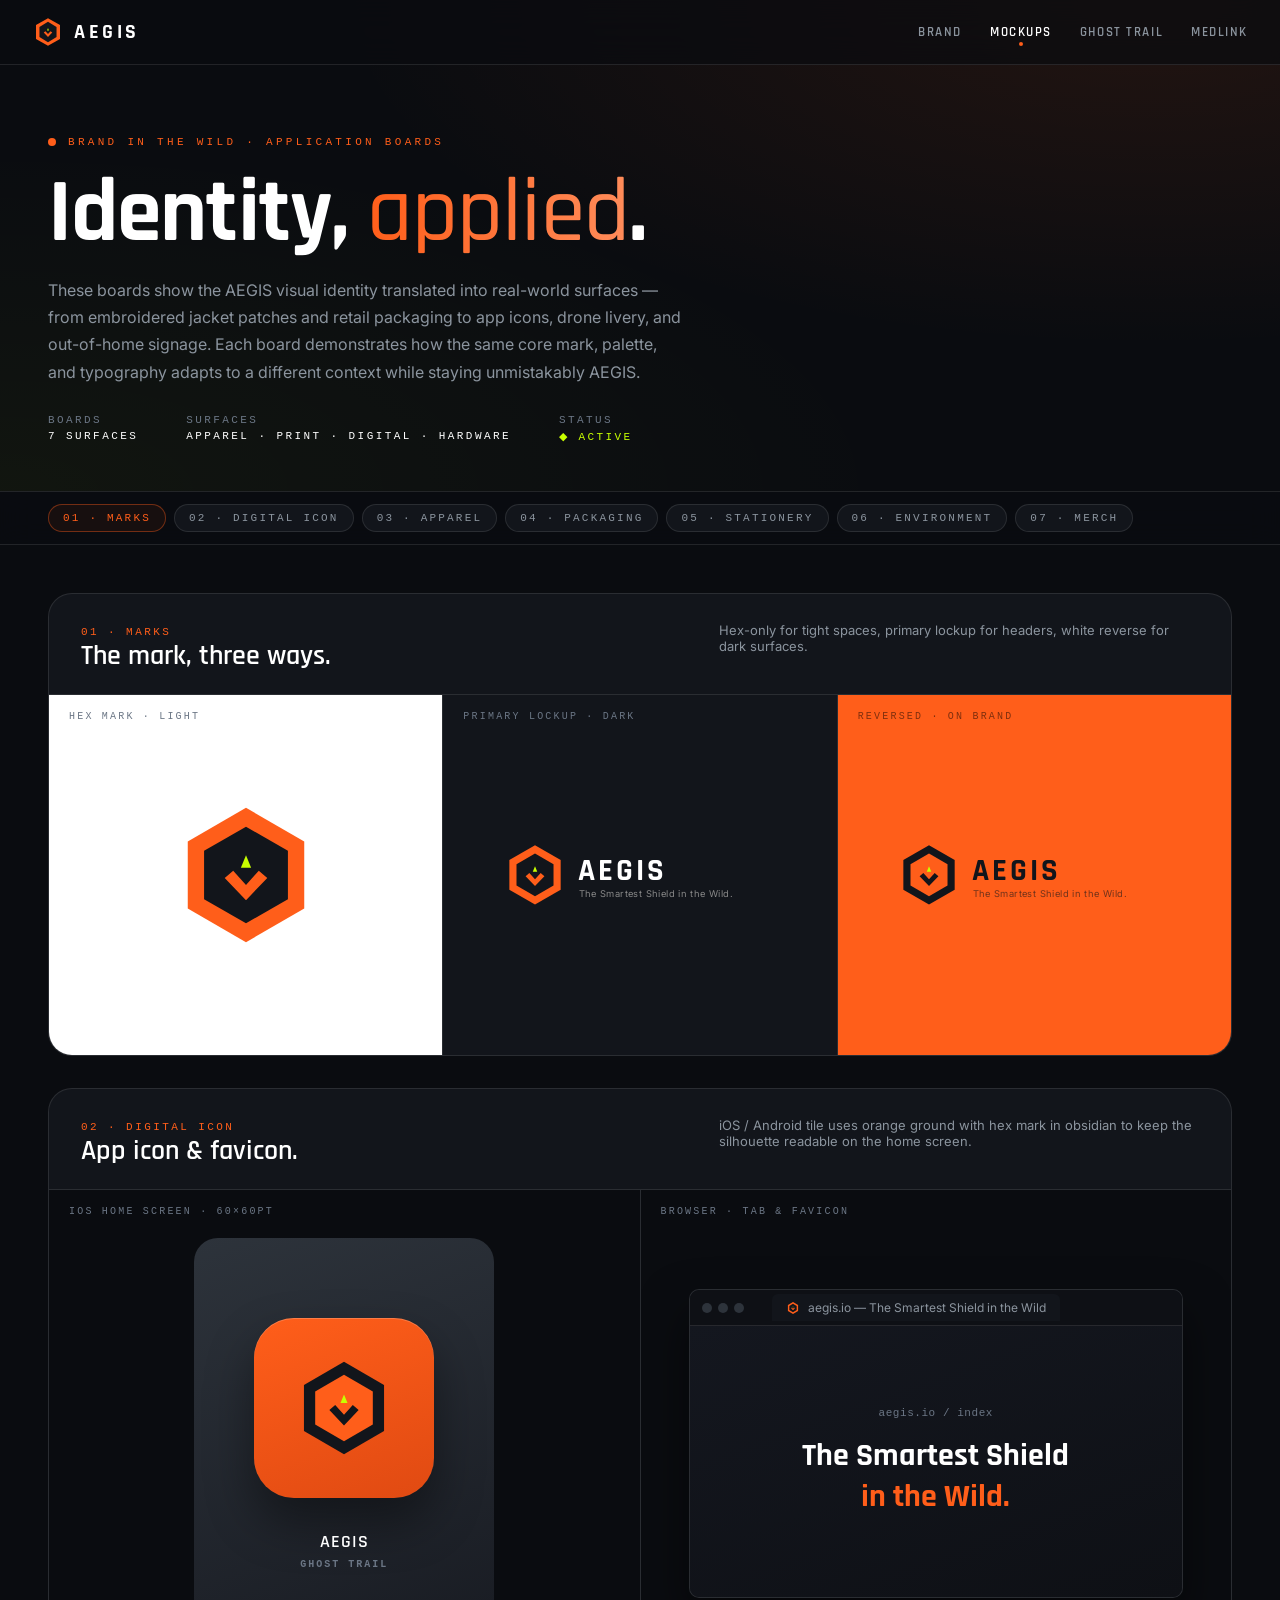
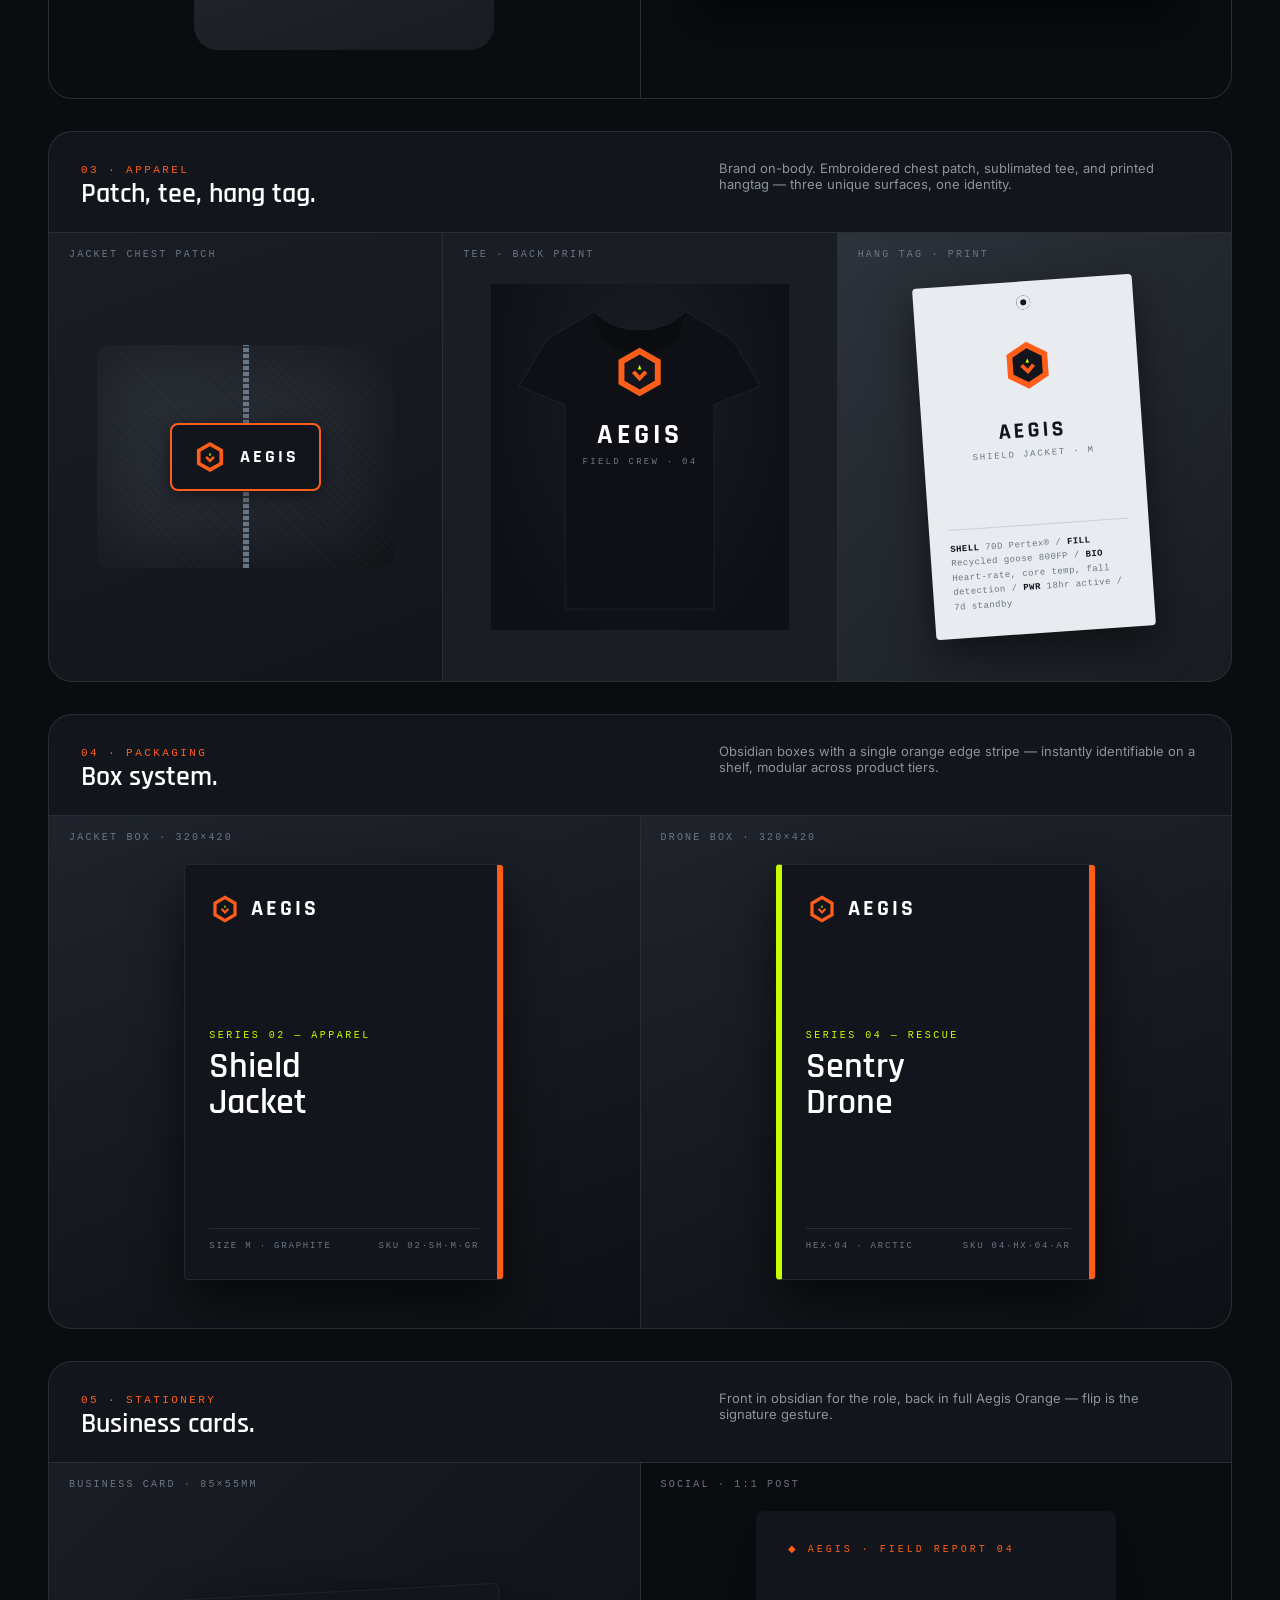
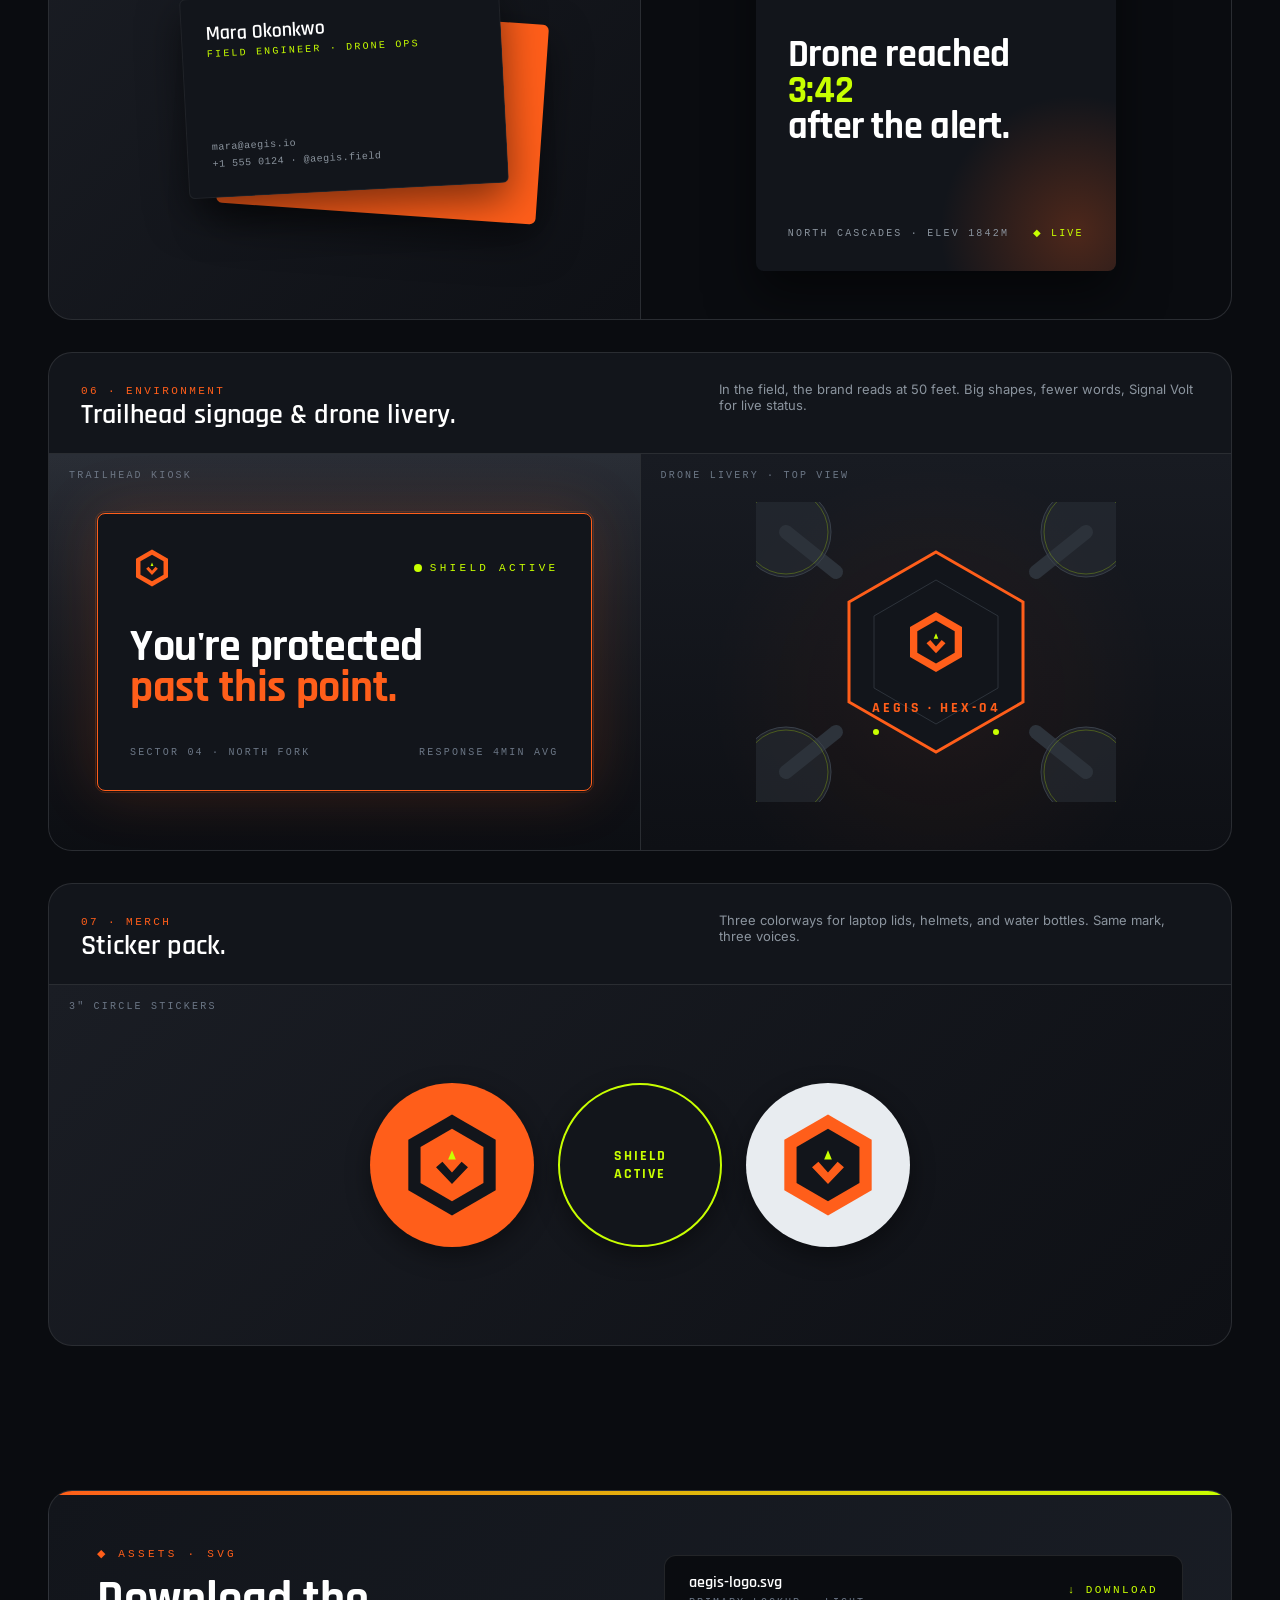
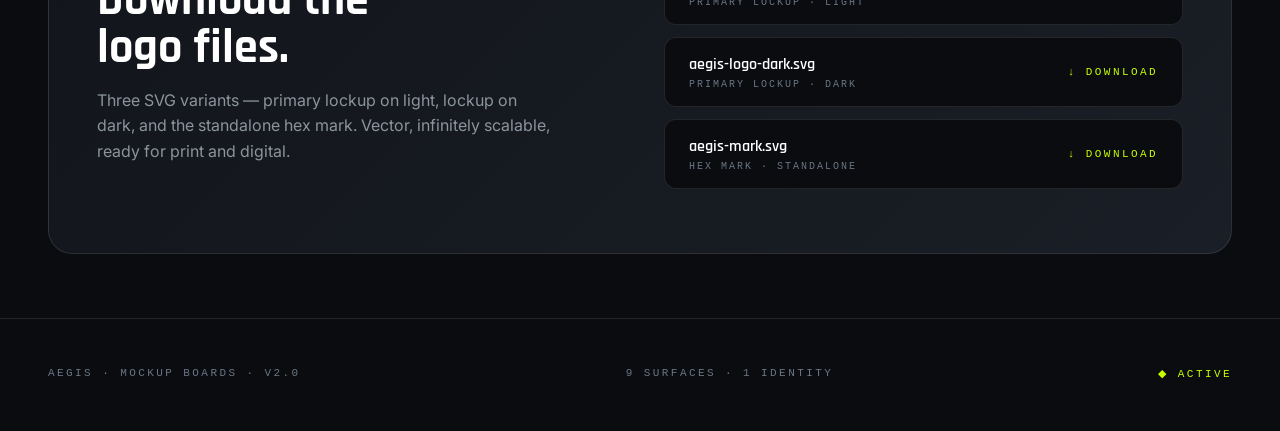
<file: AEGIS - Brand Mockups.html>
<!DOCTYPE html>
<html lang="en">
<head>
<meta charset="UTF-8">
<meta name="viewport" content="width=device-width, initial-scale=1.0">
<title>AEGIS — Brand in the Wild</title>
<link rel="preconnect" href="https://fonts.googleapis.com">
<link rel="preconnect" href="https://fonts.gstatic.com" crossorigin>
<link href="https://fonts.googleapis.com/css2?family=Inter:wght@300;400;500;600;700&family=Rajdhani:wght@500;600;700&family=JetBrains+Mono:wght@400;500;600&display=swap" rel="stylesheet">
<link rel="stylesheet" href="styles/brand-tokens.css">
<style>
  *,*::before,*::after{box-sizing:border-box}
  html,body{margin:0;padding:0}
  body{
    background: var(--bg-primary);
    color: var(--text-primary);
    font-family: var(--font-text);
    -webkit-font-smoothing: antialiased;
  }

  ::selection { background: rgba(200,255,0,0.3); color: #fff; }

  /* ─── SITE NAV (matches home) ─── */
  .nav {
    position: fixed; top:0; left:0; right:0; z-index: 100;
    display: flex; align-items: center; justify-content: space-between;
    padding: 16px 32px; backdrop-filter: blur(16px);
    background: rgba(10,12,16,0.72); border-bottom: 1px solid var(--border-tertiary);
  }
  .nav-brand { display: flex; align-items: center; gap: 10px; text-decoration: none; color: inherit; }
  .nav-brand-name {
    font-family: var(--font-display); font-weight: 700; font-size: 20px;
    letter-spacing: 0.18em; color: var(--text-primary);
  }
  .nav-links { display: flex; gap: 28px; }
  .nav-links a {
    color: var(--text-secondary); text-decoration: none; font-size: 13px;
    font-family: var(--font-display); font-weight: 600; letter-spacing: 0.12em;
    text-transform: uppercase; transition: color 0.2s; position: relative;
  }
  .nav-links a:hover { color: var(--signal-volt); }
  .nav-links a.active { color: var(--text-primary); }
  .nav-links a.active::after {
    content: ''; position: absolute; bottom: -6px; left: 50%;
    transform: translateX(-50%);
    width: 4px; height: 4px; border-radius: 50%; background: var(--aegis-orange);
  }
  .nav-progress {
    position: absolute; bottom: -1px; left: 0; right: 0; height: 2px;
    background: linear-gradient(90deg, var(--aegis-orange), var(--signal-volt));
    transform-origin: left; transform: scaleX(0); will-change: transform;
    pointer-events: none; border-radius: 0 2px 2px 0;
  }
  @media (max-width: 720px) { .nav-links { gap: 18px; } .nav-links a { font-size: 11px; } }
  @media (max-width: 540px) { .nav-links a:not(.active) { display: none; } }

  /* page header */
  .page-head {
    padding: 136px 48px 48px; max-width: 1480px; margin: 0 auto;
    border-bottom: 1px solid var(--border-tertiary);
    position: relative; overflow: hidden;
  }
  .page-head::before {
    content: ''; position: absolute; inset: 0;
    background:
      radial-gradient(ellipse at 90% 0%, rgba(255,94,26,0.10), transparent 50%),
      radial-gradient(ellipse at 0% 100%, rgba(200,255,0,0.04), transparent 50%);
    pointer-events: none;
  }
  .page-head > * { position: relative; z-index: 1; }
  .page-head .eyebrow {
    font-family: var(--font-mono); font-size: 11px; letter-spacing: 0.3em;
    color: var(--aegis-orange); text-transform: uppercase;
    display:flex; align-items:center; gap: 12px; margin-bottom: 24px;
  }
  .page-head .eyebrow::before {
    content:''; width:8px; height:8px; border-radius:50%; background: var(--aegis-orange);
    animation: pulse 2s ease-in-out infinite;
  }
  @keyframes pulse { 0%,100%{opacity:1;} 50%{opacity:.4;} }
  .page-head h1 {
    font-family: var(--font-display); font-weight: 700;
    font-size: clamp(48px, 7vw, 96px); line-height: 0.95; margin: 0;
    letter-spacing: -0.01em; max-width: 1100px;
  }
  .page-head h1 em {
    font-style: normal; font-weight: 500;
    background: linear-gradient(90deg, var(--aegis-orange), #FF8C5A);
    -webkit-background-clip: text; background-clip: text; color: transparent;
  }
  .page-head .meta {
    display: flex; gap: 48px; flex-wrap: wrap; margin-top: 40px;
    font-family: var(--font-mono); font-size: 11px; letter-spacing: 0.22em;
    color: var(--text-tertiary); text-transform: uppercase;
  }
  .page-head .meta span b { display: block; color: var(--text-primary); margin-top: 4px; font-weight: 500; }

  /* in-page board jump nav sits below the fixed site nav */
  .board-nav-wrap { top: 65px !important; }

  /* board layout */
  .boards { padding: 48px; max-width: 1480px; margin: 0 auto; }
  .board {
    margin-bottom: 32px; border: 1px solid var(--border-tertiary);
    border-radius: var(--radius-lg); overflow: hidden;
    background: var(--bg-secondary);
  }
  .board-head {
    display: flex; align-items: baseline; justify-content: space-between;
    padding: 24px 32px; border-bottom: 1px solid var(--border-tertiary);
    flex-wrap: wrap; gap: 12px;
  }
  .board-head .num {
    font-family: var(--font-mono); font-size: 11px; letter-spacing: 0.22em;
    color: var(--aegis-orange); text-transform: uppercase;
  }
  .board-head h2 {
    font-family: var(--font-display); font-weight: 600; font-size: 28px;
    margin: 4px 0 0; line-height: 1;
  }
  .board-head .desc {
    color: var(--text-secondary); font-size: 13px; max-width: 480px; margin-top: 4px;
  }
  .board-body {
    display: grid; gap: 1px; background: var(--border-tertiary);
  }

  /* common scene styles */
  .scene {
    background: var(--bg-primary); padding: 48px;
    display: flex; align-items: center; justify-content: center;
    min-height: 360px; position: relative; overflow: hidden;
  }
  .scene-label {
    position: absolute; top: 16px; left: 20px;
    font-family: var(--font-mono); font-size: 10px; letter-spacing: 0.22em;
    color: var(--text-tertiary); text-transform: uppercase;
  }

  /* row variants */
  .row-2 { grid-template-columns: 1fr 1fr; }
  .row-3 { grid-template-columns: 1fr 1fr 1fr; }
  .row-4 { grid-template-columns: 1fr 1fr 1fr 1fr; }
  @media (max-width: 980px) { .row-2,.row-3,.row-4 { grid-template-columns: 1fr; } }

  /* APP ICON */
  .app-icon-frame {
    background: linear-gradient(160deg, #2D333B 0%, #181B22 100%);
    padding: 80px 60px; border-radius: var(--radius-lg);
    display: flex; flex-direction: column; align-items: center; gap: 32px;
  }
  .app-icon {
    width: 180px; height: 180px;
    background: linear-gradient(160deg, #FF5E1A 0%, #E04A12 100%);
    border-radius: 40px;
    display: flex; align-items: center; justify-content: center;
    box-shadow: 0 24px 48px rgba(0,0,0,0.4), inset 0 1px 0 rgba(255,255,255,0.2);
  }
  .app-icon-grid { display: grid; grid-template-columns: repeat(3, 80px); gap: 24px; }
  .app-icon-grid .app-icon { width: 80px; height: 80px; border-radius: 18px; }
  .app-icon-grid .app-icon svg { width: 50px; height: 50px; }
  .app-icon-name {
    font-family: var(--font-display); font-weight: 600; font-size: 18px;
    letter-spacing: 0.05em; text-align: center;
  }
  .app-icon-name small { display: block; font-family: var(--font-mono); font-size: 10px; color: var(--text-tertiary); letter-spacing: 0.2em; margin-top: 6px; }

  /* JACKET PATCH */
  .patch-scene { background: linear-gradient(160deg, #1a1d24, #12151B); }
  .jacket-fabric {
    width: 100%; max-width: 480px; aspect-ratio: 4/3;
    background:
      repeating-linear-gradient(45deg, rgba(255,255,255,0.015) 0 2px, transparent 2px 6px),
      linear-gradient(135deg, #2D333B 0%, #1a1d24 100%);
    border-radius: 12px; position: relative;
    box-shadow: inset 0 0 80px rgba(0,0,0,0.5);
    display: flex; align-items: center; justify-content: center;
  }
  .jacket-zipper {
    position: absolute; left: 50%; top: 0; bottom: 0; width: 6px;
    transform: translateX(-50%);
    background: repeating-linear-gradient(0deg, #6B7685 0 4px, #2D333B 4px 6px);
  }
  .patch {
    background: var(--shield-obsidian);
    border: 2px solid var(--aegis-orange); border-radius: 8px;
    padding: 14px 20px; position: relative; z-index: 1;
    box-shadow: 0 4px 16px rgba(0,0,0,0.5);
    display: flex; align-items: center; gap: 12px;
  }
  .patch-text {
    font-family: var(--font-display); font-weight: 700; font-size: 18px;
    letter-spacing: 3px;
  }

  /* PACKAGING BOX */
  .pkg-box {
    width: 320px; aspect-ratio: 1/1.3; position: relative;
    background: var(--shield-obsidian);
    border: 1px solid rgba(255,255,255,0.08);
    border-radius: 4px;
    padding: 28px 24px;
    display: flex; flex-direction: column; justify-content: space-between;
    box-shadow: 0 24px 48px rgba(0,0,0,0.6);
    overflow: hidden;
  }
  .pkg-box::after {
    content: ''; position: absolute; right: 0; top: 0; bottom: 0; width: 6px;
    background: var(--aegis-orange);
  }
  .pkg-top { display: flex; align-items: center; gap: 10px; }
  .pkg-top-name { font-family: var(--font-display); font-weight: 700; font-size: 22px; letter-spacing: 3px; }
  .pkg-product {
    font-family: var(--font-display); font-weight: 600; font-size: 36px;
    line-height: 1; margin: auto 0;
  }
  .pkg-product small { display: block; font-family: var(--font-mono); font-size: 10px; letter-spacing: 0.25em; color: var(--signal-volt); margin-bottom: 8px; font-weight: 500; }
  .pkg-bottom {
    border-top: 1px solid rgba(255,255,255,0.1); padding-top: 12px;
    font-family: var(--font-mono); font-size: 9px; letter-spacing: 0.2em;
    color: var(--text-tertiary); text-transform: uppercase;
    display: flex; justify-content: space-between;
  }

  /* HANG TAG */
  .hangtag {
    width: 220px; aspect-ratio: 1/1.6; position: relative;
    background: #E8ECF0; color: #12151B;
    padding: 24px 20px; border-radius: 4px;
    display: flex; flex-direction: column;
    box-shadow: 0 16px 40px rgba(0,0,0,0.5);
    transform: rotate(-4deg);
  }
  .hangtag::before {
    content: ''; position: absolute; top: 14px; left: 50%;
    transform: translateX(-50%);
    width: 14px; height: 14px; border-radius: 50%;
    background: #12151B; box-shadow: inset 0 0 0 4px #E8ECF0;
  }
  .hangtag-mark { display: flex; justify-content: center; margin: 32px 0 24px; }
  .hangtag-text { font-family: var(--font-display); font-weight: 700; font-size: 22px; letter-spacing: 3px; text-align: center; color: #12151B; }
  .hangtag-tag { font-family: var(--font-mono); font-size: 9px; letter-spacing: 0.2em; color: #6B7685; text-align: center; margin-top: 4px; text-transform: uppercase; }
  .hangtag-spec {
    margin-top: auto; font-family: var(--font-mono); font-size: 9px;
    line-height: 1.6; color: #6B7685; letter-spacing: 0.05em;
    border-top: 1px solid #c8d0d9; padding-top: 12px;
  }
  .hangtag-spec b { color: #12151B; font-weight: 600; }

  /* BUSINESS CARD */
  .biz-card-stack {
    position: relative; width: 320px; height: 200px;
  }
  .biz-card {
    width: 320px; height: 200px; border-radius: 6px;
    padding: 24px; position: absolute; top: 0; left: 0;
    box-shadow: 0 16px 40px rgba(0,0,0,0.5);
    display: flex; flex-direction: column; justify-content: space-between;
  }
  .biz-card.front {
    background: var(--shield-obsidian);
    border: 1px solid rgba(255,255,255,0.06);
    transform: rotate(-3deg);
  }
  .biz-card.back {
    background: var(--aegis-orange);
    transform: rotate(4deg) translateX(40px) translateY(20px);
    color: #12151B;
  }
  .biz-name { font-family: var(--font-display); font-weight: 600; font-size: 20px; line-height: 1.1; }
  .biz-role { font-family: var(--font-mono); font-size: 10px; letter-spacing: 0.22em; color: var(--signal-volt); text-transform: uppercase; margin-top: 4px; }
  .biz-contact { font-family: var(--font-mono); font-size: 10px; letter-spacing: 0.05em; color: var(--text-secondary); line-height: 1.7; }
  .biz-back-mark { display: flex; align-items: center; justify-content: center; height: 100%; }

  /* SIGNAGE */
  .signage-scene {
    background:
      linear-gradient(180deg, rgba(10,12,16,0) 0%, rgba(10,12,16,0.5) 60%, rgba(10,12,16,0.85) 100%),
      linear-gradient(180deg, #2a2e36 0%, #181b22 100%);
  }
  .signage-board {
    width: 100%; max-width: 540px; aspect-ratio: 16/9;
    background: var(--shield-obsidian);
    border: 1px solid var(--aegis-orange);
    border-radius: 8px; padding: 32px;
    display: flex; flex-direction: column; justify-content: space-between;
    position: relative; box-shadow: 0 0 60px rgba(255, 94, 26, 0.18);
  }
  .signage-board::before {
    content: ''; position: absolute; top: -3px; left: -3px; right: -3px; bottom: -3px;
    border: 1px solid rgba(255, 94, 26, 0.2); border-radius: 10px; pointer-events: none;
  }
  .signage-top { display: flex; align-items: center; justify-content: space-between; }
  .signage-emergency {
    font-family: var(--font-mono); font-size: 11px; letter-spacing: 0.3em;
    color: var(--signal-volt); text-transform: uppercase;
    display: flex; align-items: center; gap: 8px;
  }
  .signage-emergency::before {
    content: ''; width: 8px; height: 8px; border-radius: 50%;
    background: var(--signal-volt);
    animation: blink 1.5s ease-in-out infinite;
  }
  @keyframes blink { 0%,100%{opacity:1;} 50%{opacity:0.3;} }
  .signage-headline {
    font-family: var(--font-display); font-weight: 700; font-size: 44px;
    line-height: 0.95; letter-spacing: -0.01em;
  }
  .signage-headline em { color: var(--aegis-orange); font-style: normal; }
  .signage-meta {
    display: flex; justify-content: space-between;
    font-family: var(--font-mono); font-size: 10px; letter-spacing: 0.22em;
    color: var(--text-tertiary); text-transform: uppercase;
  }

  /* T-SHIRT / APPAREL */
  .tee-scene { background: #1a1d24; }
  .tee {
    width: 320px; aspect-ratio: 1/1.15; position: relative;
    background:
      radial-gradient(ellipse at 50% 30%, #1a1d24, #0e1015 80%);
  }
  .tee-svg { width: 100%; height: 100%; }
  .tee-print {
    position: absolute; top: 35%; left: 50%;
    transform: translate(-50%, -50%);
    text-align: center;
  }
  .tee-print-text {
    font-family: var(--font-display); font-weight: 700;
    font-size: 28px; letter-spacing: 4px; margin-top: 12px;
  }
  .tee-print-tag {
    font-family: var(--font-mono); font-size: 9px;
    letter-spacing: 0.25em; color: var(--text-tertiary); text-transform: uppercase;
    margin-top: 4px;
  }

  /* DRONE LIVERY */
  .drone-scene {
    background:
      radial-gradient(circle at 50% 60%, rgba(255,94,26,0.06), transparent 60%),
      linear-gradient(180deg, #181b22 0%, #0e1015 100%);
  }
  .drone-body {
    width: 360px; aspect-ratio: 1.2/1; position: relative;
    display: flex; align-items: center; justify-content: center;
  }

  /* SOCIAL POST / OOH */
  .social-post {
    width: 360px; aspect-ratio: 1/1; padding: 32px;
    background: var(--shield-obsidian);
    border-radius: 8px; position: relative; overflow: hidden;
    display: flex; flex-direction: column; justify-content: space-between;
    box-shadow: 0 24px 48px rgba(0,0,0,0.5);
  }
  .social-post::before {
    content: ''; position: absolute; right: -120px; bottom: -120px;
    width: 320px; height: 320px;
    background: radial-gradient(circle, rgba(255,94,26,0.25), transparent 60%);
    pointer-events: none;
  }
  .social-post-eyebrow {
    font-family: var(--font-mono); font-size: 10px; letter-spacing: 0.3em;
    color: var(--aegis-orange); text-transform: uppercase;
  }
  .social-post-headline {
    font-family: var(--font-display); font-weight: 700; font-size: 38px;
    line-height: 0.95; letter-spacing: -0.01em;
    z-index: 1; position: relative;
  }
  .social-post-headline em { color: var(--signal-volt); font-style: normal; }
  .social-post-foot {
    display: flex; justify-content: space-between; align-items: end;
    font-family: var(--font-mono); font-size: 10px; letter-spacing: 0.22em;
    color: var(--text-secondary); text-transform: uppercase;
    position: relative; z-index: 1;
  }

  /* WEB FAVICON / BROWSER */
  .browser-window {
    width: 100%; max-width: 520px; aspect-ratio: 16/10;
    background: var(--bg-secondary); border-radius: 10px;
    border: 1px solid var(--border-tertiary); overflow: hidden;
    box-shadow: 0 24px 48px rgba(0,0,0,0.5);
  }
  .browser-bar {
    height: 36px; background: #0E1015; border-bottom: 1px solid var(--border-tertiary);
    display: flex; align-items: center; padding: 0 12px; gap: 8px;
  }
  .browser-dots { display: flex; gap: 6px; }
  .browser-dots span { width: 10px; height: 10px; border-radius: 50%; background: #2D333B; }
  .browser-tab {
    margin-left: 20px; padding: 6px 14px; border-radius: 6px 6px 0 0;
    background: var(--bg-secondary);
    display: flex; align-items: center; gap: 8px;
    font-family: var(--font-text); font-size: 12px; color: var(--text-secondary);
  }
  .browser-tab svg { width: 14px; height: 14px; }
  .browser-content {
    padding: 24px; display: flex; flex-direction: column; justify-content: center; align-items: center;
    height: calc(100% - 36px); background: linear-gradient(160deg, #14171f 0%, #0E1015 100%);
  }
  .browser-content .url {
    font-family: var(--font-mono); font-size: 11px; color: var(--text-tertiary);
    margin-bottom: 16px; letter-spacing: 0.05em;
  }
  .browser-content h3 {
    font-family: var(--font-display); font-weight: 700; font-size: 32px;
    margin: 0; text-align: center;
  }

  /* STICKER PACK */
  .stickers {
    display: grid; grid-template-columns: repeat(3, 1fr); gap: 24px;
    width: 100%; max-width: 540px;
  }
  .sticker {
    aspect-ratio: 1/1; border-radius: 50%;
    display: flex; align-items: center; justify-content: center;
    box-shadow: 0 8px 24px rgba(0,0,0,0.4);
    position: relative;
  }
  .sticker-1 { background: var(--aegis-orange); }
  .sticker-2 { background: var(--shield-obsidian); border: 2px solid var(--signal-volt); }
  .sticker-3 { background: var(--summit-frost); }
  .sticker-text {
    font-family: var(--font-display); font-weight: 700;
    font-size: 14px; letter-spacing: 2px;
    text-align: center; padding: 0 12px;
  }
  .sticker-1 .sticker-text { color: #12151B; }
  .sticker-2 .sticker-text { color: var(--signal-volt); }
  .sticker-3 .sticker-text { color: #12151B; }

  /* CTA */
  .download-cta {
    margin: 64px 48px; max-width: 1480px;
    background: linear-gradient(135deg, var(--bg-secondary) 0%, #1A1E26 100%);
    border-radius: var(--radius-lg);
    border: 1px solid var(--border-tertiary);
    padding: 56px 48px; position: relative; overflow: hidden;
    display: grid; grid-template-columns: 1fr 1fr; gap: 48px; align-items: center;
  }
  .download-cta::before {
    content:''; position: absolute; top:0; left:0; right:0; height: 4px;
    background: linear-gradient(90deg, var(--aegis-orange), var(--signal-volt));
  }
  .download-cta h2 {
    font-family: var(--font-display); font-weight: 700; font-size: 48px;
    line-height: 1; margin: 0 0 16px;
  }
  .download-cta p { color: var(--text-secondary); font-size: 16px; line-height: 1.6; margin: 0 0 32px; max-width: 460px; }
  .dl-list { display: flex; flex-direction: column; gap: 12px; }
  .dl-row {
    display: flex; align-items: center; justify-content: space-between;
    padding: 16px 24px; background: var(--bg-primary);
    border: 1px solid var(--border-tertiary); border-radius: 12px;
    text-decoration: none; color: inherit; transition: all 0.2s;
  }
  .dl-row:hover { border-color: var(--aegis-orange); transform: translateX(4px); }
  .dl-info .name { font-family: var(--font-display); font-weight: 600; font-size: 16px; }
  .dl-info .meta { font-family: var(--font-mono); font-size: 10px; color: var(--text-tertiary); letter-spacing: 0.2em; text-transform: uppercase; margin-top: 4px; }
  .dl-arrow {
    font-family: var(--font-mono); font-size: 11px; letter-spacing: 0.22em;
    color: var(--signal-volt); text-transform: uppercase;
    display: flex; align-items: center; gap: 8px;
  }
  @media (max-width: 980px) { .download-cta { grid-template-columns: 1fr; } }

  /* board jump nav */
  .board-nav-wrap {
    position: sticky; top: 0; z-index: 50;
    background: rgba(10,12,16,0.88); backdrop-filter: blur(16px);
    border-bottom: 1px solid var(--border-tertiary);
    padding: 12px 48px;
  }
  .board-nav {
    display: flex; gap: 8px; flex-wrap: wrap;
  }
  .board-nav a {
    padding: 7px 14px; background: var(--bg-secondary);
    border: 1px solid var(--border-tertiary); border-radius: 100px;
    color: var(--text-secondary); text-decoration: none;
    font-family: var(--font-mono); font-size: 11px; letter-spacing: 0.2em;
    text-transform: uppercase; transition: all 0.2s; white-space: nowrap;
  }
  .board-nav a:hover { color: var(--aegis-orange); border-color: rgba(255,94,26,0.4); }
  .board-nav a.active { color: var(--aegis-orange); border-color: rgba(255,94,26,0.4); background: rgba(255,94,26,0.06); }

  /* board scroll reveal */
  .board {
    transition: opacity .5s cubic-bezier(0.16,1,.3,1), transform .5s cubic-bezier(0.16,1,.3,1);
  }
  .board.will-reveal { opacity: 0; transform: translateY(20px); }
  .board.will-reveal.in-view { opacity: 1; transform: none; }
  @media (prefers-reduced-motion: reduce) {
    .board.will-reveal { opacity: 1; transform: none; }
  }

  /* footer */
  .footer {
    border-top: 1px solid var(--border-tertiary); padding: 48px;
    display: flex; justify-content: space-between; flex-wrap: wrap; gap: 16px;
    font-family: var(--font-mono); font-size: 11px; letter-spacing: 0.22em;
    color: var(--text-tertiary); text-transform: uppercase;
    max-width: 1480px; margin: 0 auto;
  }
</style>
</head>
<body>

<nav class="nav">
  <a class="nav-brand" href="index.html">
    <svg viewBox="0 0 60 60" width="32" height="32" aria-hidden="true">
      <g transform="translate(30,30)">
        <polygon points="0,-26 22.5,-13 22.5,13 0,26 -22.5,13 -22.5,-13" fill="#FF5E1A"/>
        <polygon points="0,-19 16,-9.5 16,9.5 0,19 -16,9.5 -16,-9.5" fill="#12151B"/>
        <polygon points="0,9.5 -8,1 -4.8,-1.6 0,3.6 4.8,-1.6 8,1" fill="#FF5E1A"/>
        <polygon points="0,-7.5 -1.9,-2.7 1.9,-2.7" fill="#C8FF00"/>
      </g>
    </svg>
    <div class="nav-brand-name">AEGIS</div>
  </a>
  <div class="nav-links">
    <a href="index.html">Brand</a>
    <a href="AEGIS - Brand Mockups.html" class="active">Mockups</a>
    <a href="AEGIS Trek - Ghost Trail.html">Ghost Trail</a>
    <a href="AEGIS Trek - MedLink.html">MedLink</a>
  </div>
  <div class="nav-progress"></div>
</nav>

<header class="page-head">
  <div class="eyebrow">Brand In The Wild · Application Boards</div>
  <h1>Identity, <em>applied</em>.</h1>
  <p style="font-size: 16px; color: var(--text-secondary); max-width: 640px; margin: 20px 0 0; line-height: 1.7;">These boards show the AEGIS visual identity translated into real-world surfaces — from embroidered jacket patches and retail packaging to app icons, drone livery, and out-of-home signage. Each board demonstrates how the same core mark, palette, and typography adapts to a different context while staying unmistakably AEGIS.</p>
  <div class="meta" style="margin-top: 28px;">
    <span>BOARDS<b>7 surfaces</b></span>
    <span>SURFACES<b>Apparel · Print · Digital · Hardware</b></span>
    <span>STATUS<b style="color: var(--signal-volt);">◆ ACTIVE</b></span>
  </div>
</header>

<div class="board-nav-wrap">
  <nav class="board-nav">
    <a href="#board-marks">01 · Marks</a>
    <a href="#board-icon">02 · Digital Icon</a>
    <a href="#board-apparel">03 · Apparel</a>
    <a href="#board-packaging">04 · Packaging</a>
    <a href="#board-stationery">05 · Stationery</a>
    <a href="#board-environment">06 · Environment</a>
    <a href="#board-merch">07 · Merch</a>
  </nav>
</div>

<main class="boards">

  <!-- 01 LOGO MARKS -->
  <section class="board" id="board-marks">
    <div class="board-head">
      <div>
        <div class="num">01 · MARKS</div>
        <h2>The mark, three ways.</h2>
      </div>
      <p class="desc">Hex-only for tight spaces, primary lockup for headers, white reverse for dark surfaces.</p>
    </div>
    <div class="board-body row-3">
      <div class="scene" style="background: #FFFFFF;">
        <div class="scene-label" style="color: #6B7685;">HEX MARK · LIGHT</div>
        <svg viewBox="-50 -50 100 100" width="160" height="160">
          <polygon points="0,-42 36.4,-21 36.4,21 0,42 -36.4,21 -36.4,-21" fill="#FF5E1A"/>
          <polygon points="0,-30.2 26.2,-15.1 26.2,15.1 0,30.2 -26.2,15.1 -26.2,-15.1" fill="#12151B"/>
          <polygon points="0,15.8 -13.3,1.8 -8,-2.7 0,6.2 8,-2.7 13.3,1.8" fill="#FF5E1A"/>
          <polygon points="0,-12.3 -3.2,-4.5 3.2,-4.5" fill="#C8FF00"/>
        </svg>
      </div>
      <div class="scene" style="background: #12151B;">
        <div class="scene-label">PRIMARY LOCKUP · DARK</div>
        <svg viewBox="0 0 360 100" width="280">
          <g transform="translate(45,50)">
            <polygon points="0,-38 33,-19 33,19 0,38 -33,19 -33,-19" fill="#FF5E1A"/>
            <polygon points="0,-27.5 23.8,-13.7 23.8,13.7 0,27.5 -23.8,13.7 -23.8,-13.7" fill="#12151B"/>
            <polygon points="0,14.4 -12.1,1.7 -7.3,-2.4 0,5.6 7.3,-2.4 12.1,1.7" fill="#FF5E1A"/>
            <polygon points="0,-11.2 -2.9,-4.1 2.9,-4.1" fill="#C8FF00"/>
          </g>
          <text x="100" y="56" fill="#FFFFFF" font-family="'Rajdhani', sans-serif" font-weight="700" font-size="40" letter-spacing="4">AEGIS</text>
          <text x="101" y="78" fill="#888" font-family="'Inter', sans-serif" font-size="12" letter-spacing="0.5">The Smartest Shield in the Wild.</text>
        </svg>
      </div>
      <div class="scene" style="background: #FF5E1A;">
        <div class="scene-label" style="color: rgba(0,0,0,0.5);">REVERSED · ON BRAND</div>
        <svg viewBox="0 0 360 100" width="280">
          <g transform="translate(45,50)">
            <polygon points="0,-38 33,-19 33,19 0,38 -33,19 -33,-19" fill="#12151B"/>
            <polygon points="0,-27.5 23.8,-13.7 23.8,13.7 0,27.5 -23.8,13.7 -23.8,-13.7" fill="#FF5E1A"/>
            <polygon points="0,14.4 -12.1,1.7 -7.3,-2.4 0,5.6 7.3,-2.4 12.1,1.7" fill="#12151B"/>
            <polygon points="0,-11.2 -2.9,-4.1 2.9,-4.1" fill="#C8FF00"/>
          </g>
          <text x="100" y="56" fill="#12151B" font-family="'Rajdhani', sans-serif" font-weight="700" font-size="40" letter-spacing="4">AEGIS</text>
          <text x="101" y="78" fill="rgba(18,21,27,0.6)" font-family="'Inter', sans-serif" font-size="12" letter-spacing="0.5">The Smartest Shield in the Wild.</text>
        </svg>
      </div>
    </div>
  </section>

  <!-- 02 APP ICON / FAVICON -->
  <section class="board" id="board-icon">
    <div class="board-head">
      <div>
        <div class="num">02 · DIGITAL ICON</div>
        <h2>App icon &amp; favicon.</h2>
      </div>
      <p class="desc">iOS / Android tile uses orange ground with hex mark in obsidian to keep the silhouette readable on the home screen.</p>
    </div>
    <div class="board-body row-2">
      <div class="scene">
        <div class="scene-label">iOS HOME SCREEN · 60×60pt</div>
        <div class="app-icon-frame">
          <div class="app-icon">
            <svg viewBox="-50 -50 100 100" width="110" height="110">
              <polygon points="0,-42 36.4,-21 36.4,21 0,42 -36.4,21 -36.4,-21" fill="#12151B"/>
              <polygon points="0,-30.2 26.2,-15.1 26.2,15.1 0,30.2 -26.2,15.1 -26.2,-15.1" fill="#FF5E1A"/>
              <polygon points="0,15.8 -13.3,1.8 -8,-2.7 0,6.2 8,-2.7 13.3,1.8" fill="#12151B"/>
              <polygon points="0,-12.3 -3.2,-4.5 3.2,-4.5" fill="#C8FF00"/>
            </svg>
          </div>
          <div class="app-icon-name">AEGIS<small>GHOST TRAIL</small></div>
        </div>
      </div>
      <div class="scene">
        <div class="scene-label">BROWSER · TAB &amp; FAVICON</div>
        <div class="browser-window">
          <div class="browser-bar">
            <div class="browser-dots"><span></span><span></span><span></span></div>
            <div class="browser-tab">
              <svg viewBox="-50 -50 100 100"><polygon points="0,-42 36.4,-21 36.4,21 0,42 -36.4,21 -36.4,-21" fill="#FF5E1A"/><polygon points="0,-30.2 26.2,-15.1 26.2,15.1 0,30.2 -26.2,15.1 -26.2,-15.1" fill="#12151B"/><polygon points="0,15.8 -13.3,1.8 -8,-2.7 0,6.2 8,-2.7 13.3,1.8" fill="#FF5E1A"/><polygon points="0,-12.3 -3.2,-4.5 3.2,-4.5" fill="#C8FF00"/></svg>
              aegis.io — The Smartest Shield in the Wild
            </div>
          </div>
          <div class="browser-content">
            <div class="url">aegis.io / index</div>
            <h3>The Smartest Shield<br><span style="color: var(--aegis-orange);">in the Wild.</span></h3>
          </div>
        </div>
      </div>
    </div>
  </section>

  <!-- 03 APPAREL / JACKET PATCH -->
  <section class="board" id="board-apparel">
    <div class="board-head">
      <div>
        <div class="num">03 · APPAREL</div>
        <h2>Patch, tee, hang tag.</h2>
      </div>
      <p class="desc">Brand on-body. Embroidered chest patch, sublimated tee, and printed hangtag — three unique surfaces, one identity.</p>
    </div>
    <div class="board-body row-3">
      <div class="scene patch-scene">
        <div class="scene-label">JACKET CHEST PATCH</div>
        <div class="jacket-fabric">
          <div class="jacket-zipper"></div>
          <div class="patch">
            <svg viewBox="-50 -50 100 100" width="36" height="36">
              <polygon points="0,-42 36.4,-21 36.4,21 0,42 -36.4,21 -36.4,-21" fill="#FF5E1A"/>
              <polygon points="0,-30.2 26.2,-15.1 26.2,15.1 0,30.2 -26.2,15.1 -26.2,-15.1" fill="#12151B"/>
              <polygon points="0,15.8 -13.3,1.8 -8,-2.7 0,6.2 8,-2.7 13.3,1.8" fill="#FF5E1A"/>
              <polygon points="0,-12.3 -3.2,-4.5 3.2,-4.5" fill="#C8FF00"/>
            </svg>
            <div class="patch-text">AEGIS</div>
          </div>
        </div>
      </div>
      <div class="scene tee-scene">
        <div class="scene-label">TEE · BACK PRINT</div>
        <div class="tee">
          <svg class="tee-svg" viewBox="0 0 320 368" preserveAspectRatio="xMidYMid meet">
            <path d="M 60 60 L 110 30 Q 130 50 160 50 Q 190 50 210 30 L 260 60 L 290 110 L 240 130 L 240 350 L 80 350 L 80 130 L 30 110 Z"
              fill="#0e1015" stroke="#1f232b" stroke-width="1"/>
            <path d="M 110 30 Q 130 50 160 50 Q 190 50 210 30 L 200 60 Q 180 75 160 75 Q 140 75 120 60 Z" fill="#0a0c10"/>
          </svg>
          <div class="tee-print">
            <svg viewBox="-50 -50 100 100" width="58" height="58">
              <polygon points="0,-42 36.4,-21 36.4,21 0,42 -36.4,21 -36.4,-21" fill="#FF5E1A"/>
              <polygon points="0,-30.2 26.2,-15.1 26.2,15.1 0,30.2 -26.2,15.1 -26.2,-15.1" fill="#12151B"/>
              <polygon points="0,15.8 -13.3,1.8 -8,-2.7 0,6.2 8,-2.7 13.3,1.8" fill="#FF5E1A"/>
              <polygon points="0,-12.3 -3.2,-4.5 3.2,-4.5" fill="#C8FF00"/>
            </svg>
            <div class="tee-print-text">AEGIS</div>
            <div class="tee-print-tag">FIELD CREW · 04</div>
          </div>
        </div>
      </div>
      <div class="scene" style="background: linear-gradient(135deg, #2D333B, #181B22);">
        <div class="scene-label">HANG TAG · PRINT</div>
        <div class="hangtag">
          <div class="hangtag-mark">
            <svg viewBox="-50 -50 100 100" width="56" height="56">
              <polygon points="0,-42 36.4,-21 36.4,21 0,42 -36.4,21 -36.4,-21" fill="#FF5E1A"/>
              <polygon points="0,-30.2 26.2,-15.1 26.2,15.1 0,30.2 -26.2,15.1 -26.2,-15.1" fill="#12151B"/>
              <polygon points="0,15.8 -13.3,1.8 -8,-2.7 0,6.2 8,-2.7 13.3,1.8" fill="#FF5E1A"/>
              <polygon points="0,-12.3 -3.2,-4.5 3.2,-4.5" fill="#C8FF00"/>
            </svg>
          </div>
          <div class="hangtag-text">AEGIS</div>
          <div class="hangtag-tag">SHIELD JACKET · M</div>
          <div class="hangtag-spec">
            <b>SHELL</b> 70D Pertex® / <b>FILL</b> Recycled goose 800FP /
            <b>BIO</b> Heart-rate, core temp, fall detection /
            <b>PWR</b> 18hr active / 7d standby
          </div>
        </div>
      </div>
    </div>
  </section>

  <!-- 04 PACKAGING -->
  <section class="board" id="board-packaging">
    <div class="board-head">
      <div>
        <div class="num">04 · PACKAGING</div>
        <h2>Box system.</h2>
      </div>
      <p class="desc">Obsidian boxes with a single orange edge stripe — instantly identifiable on a shelf, modular across product tiers.</p>
    </div>
    <div class="board-body row-2">
      <div class="scene" style="background: linear-gradient(160deg, #1f232b, #0e1015);">
        <div class="scene-label">JACKET BOX · 320×420</div>
        <div class="pkg-box">
          <div class="pkg-top">
            <svg viewBox="-50 -50 100 100" width="32" height="32">
              <polygon points="0,-42 36.4,-21 36.4,21 0,42 -36.4,21 -36.4,-21" fill="#FF5E1A"/>
              <polygon points="0,-30.2 26.2,-15.1 26.2,15.1 0,30.2 -26.2,15.1 -26.2,-15.1" fill="#12151B"/>
              <polygon points="0,15.8 -13.3,1.8 -8,-2.7 0,6.2 8,-2.7 13.3,1.8" fill="#FF5E1A"/>
              <polygon points="0,-12.3 -3.2,-4.5 3.2,-4.5" fill="#C8FF00"/>
            </svg>
            <div class="pkg-top-name">AEGIS</div>
          </div>
          <div class="pkg-product">
            <small>SERIES 02 — APPAREL</small>
            Shield<br>Jacket
          </div>
          <div class="pkg-bottom">
            <span>SIZE M · GRAPHITE</span>
            <span>SKU 02·SH·M·GR</span>
          </div>
        </div>
      </div>
      <div class="scene" style="background: linear-gradient(160deg, #1f232b, #0e1015);">
        <div class="scene-label">DRONE BOX · 320×420</div>
        <div class="pkg-box" style="border-left: 6px solid var(--signal-volt); padding-left: 24px;">
          <div class="pkg-top">
            <svg viewBox="-50 -50 100 100" width="32" height="32">
              <polygon points="0,-42 36.4,-21 36.4,21 0,42 -36.4,21 -36.4,-21" fill="#FF5E1A"/>
              <polygon points="0,-30.2 26.2,-15.1 26.2,15.1 0,30.2 -26.2,15.1 -26.2,-15.1" fill="#12151B"/>
              <polygon points="0,15.8 -13.3,1.8 -8,-2.7 0,6.2 8,-2.7 13.3,1.8" fill="#FF5E1A"/>
              <polygon points="0,-12.3 -3.2,-4.5 3.2,-4.5" fill="#C8FF00"/>
            </svg>
            <div class="pkg-top-name">AEGIS</div>
          </div>
          <div class="pkg-product">
            <small>SERIES 04 — RESCUE</small>
            Sentry<br>Drone
          </div>
          <div class="pkg-bottom">
            <span>HEX-04 · ARCTIC</span>
            <span>SKU 04·HX·04·AR</span>
          </div>
        </div>
      </div>
    </div>
  </section>

  <!-- 05 BUSINESS CARD + STATIONERY -->
  <section class="board" id="board-stationery">
    <div class="board-head">
      <div>
        <div class="num">05 · STATIONERY</div>
        <h2>Business cards.</h2>
      </div>
      <p class="desc">Front in obsidian for the role, back in full Aegis Orange — flip is the signature gesture.</p>
    </div>
    <div class="board-body row-2">
      <div class="scene" style="background: linear-gradient(135deg, #1a1d24, #0e1015);">
        <div class="scene-label">BUSINESS CARD · 85×55mm</div>
        <div class="biz-card-stack">
          <div class="biz-card back">
            <div class="biz-back-mark">
              <svg viewBox="-50 -50 100 100" width="86" height="86">
                <polygon points="0,-42 36.4,-21 36.4,21 0,42 -36.4,21 -36.4,-21" fill="#12151B"/>
                <polygon points="0,-30.2 26.2,-15.1 26.2,15.1 0,30.2 -26.2,15.1 -26.2,-15.1" fill="#FF5E1A"/>
                <polygon points="0,15.8 -13.3,1.8 -8,-2.7 0,6.2 8,-2.7 13.3,1.8" fill="#12151B"/>
                <polygon points="0,-12.3 -3.2,-4.5 3.2,-4.5" fill="#C8FF00"/>
              </svg>
            </div>
          </div>
          <div class="biz-card front">
            <div>
              <div class="biz-name">Mara Okonkwo</div>
              <div class="biz-role">FIELD ENGINEER · DRONE OPS</div>
            </div>
            <div class="biz-contact">
              mara@aegis.io<br>
              +1 555 0124 · @aegis.field
            </div>
          </div>
        </div>
      </div>
      <div class="scene">
        <div class="scene-label">SOCIAL · 1:1 POST</div>
        <div class="social-post">
          <div class="social-post-eyebrow">◆ AEGIS · FIELD REPORT 04</div>
          <div class="social-post-headline">
            Drone reached<br>
            <em>3:42</em><br>
            after the alert.
          </div>
          <div class="social-post-foot">
            <span>NORTH CASCADES · ELEV 1842M</span>
            <span style="color: var(--signal-volt);">◆ LIVE</span>
          </div>
        </div>
      </div>
    </div>
  </section>

  <!-- 06 SIGNAGE / DRONE LIVERY -->
  <section class="board" id="board-environment">
    <div class="board-head">
      <div>
        <div class="num">06 · ENVIRONMENT</div>
        <h2>Trailhead signage &amp; drone livery.</h2>
      </div>
      <p class="desc">In the field, the brand reads at 50 feet. Big shapes, fewer words, Signal Volt for live status.</p>
    </div>
    <div class="board-body row-2">
      <div class="scene signage-scene">
        <div class="scene-label">TRAILHEAD KIOSK</div>
        <div class="signage-board">
          <div class="signage-top">
            <svg viewBox="-50 -50 100 100" width="44" height="44">
              <polygon points="0,-42 36.4,-21 36.4,21 0,42 -36.4,21 -36.4,-21" fill="#FF5E1A"/>
              <polygon points="0,-30.2 26.2,-15.1 26.2,15.1 0,30.2 -26.2,15.1 -26.2,-15.1" fill="#12151B"/>
              <polygon points="0,15.8 -13.3,1.8 -8,-2.7 0,6.2 8,-2.7 13.3,1.8" fill="#FF5E1A"/>
              <polygon points="0,-12.3 -3.2,-4.5 3.2,-4.5" fill="#C8FF00"/>
            </svg>
            <div class="signage-emergency">SHIELD ACTIVE</div>
          </div>
          <div class="signage-headline">
            You're protected<br>
            <em>past this point.</em>
          </div>
          <div class="signage-meta">
            <span>SECTOR 04 · NORTH FORK</span>
            <span>RESPONSE 4MIN AVG</span>
          </div>
        </div>
      </div>
      <div class="scene drone-scene">
        <div class="scene-label">DRONE LIVERY · TOP VIEW</div>
        <div class="drone-body">
          <svg viewBox="-180 -150 360 300" width="100%" height="100%">
            <!-- arms -->
            <g stroke="#2D333B" stroke-width="14" stroke-linecap="round" fill="none">
              <line x1="-100" y1="-80" x2="-150" y2="-120"/>
              <line x1="100" y1="-80" x2="150" y2="-120"/>
              <line x1="-100" y1="80" x2="-150" y2="120"/>
              <line x1="100" y1="80" x2="150" y2="120"/>
            </g>
            <!-- props -->
            <g fill="rgba(45,51,59,0.5)" stroke="#3a414b" stroke-width="1">
              <circle cx="-150" cy="-120" r="45"/>
              <circle cx="150" cy="-120" r="45"/>
              <circle cx="-150" cy="120" r="45"/>
              <circle cx="150" cy="120" r="45"/>
            </g>
            <!-- prop spinners -->
            <g stroke="rgba(200,255,0,0.25)" stroke-width="1" fill="none">
              <circle cx="-150" cy="-120" r="42"/>
              <circle cx="150" cy="-120" r="42"/>
              <circle cx="-150" cy="120" r="42"/>
              <circle cx="150" cy="120" r="42"/>
            </g>
            <!-- chassis hex -->
            <polygon points="0,-100 87,-50 87,50 0,100 -87,50 -87,-50" fill="#12151B" stroke="#FF5E1A" stroke-width="3"/>
            <!-- inner detail -->
            <polygon points="0,-72 62,-36 62,36 0,72 -62,36 -62,-36" fill="none" stroke="#2D333B" stroke-width="1"/>
            <!-- center mark -->
            <g transform="translate(0, -10)">
              <polygon points="0,-30 26,-15 26,15 0,30 -26,15 -26,-15" fill="#FF5E1A"/>
              <polygon points="0,-21.6 18.7,-10.8 18.7,10.8 0,21.6 -18.7,10.8 -18.7,-10.8" fill="#12151B"/>
              <polygon points="0,11.3 -9.5,1.3 -5.7,-1.9 0,4.4 5.7,-1.9 9.5,1.3" fill="#FF5E1A"/>
              <polygon points="0,-8.8 -2.3,-3.2 2.3,-3.2" fill="#C8FF00"/>
            </g>
            <!-- tail wordmark -->
            <text x="0" y="60" text-anchor="middle" fill="#FF5E1A" font-family="'Rajdhani', sans-serif" font-weight="700" font-size="14" letter-spacing="3">AEGIS · HEX-04</text>
            <!-- status leds -->
            <circle cx="-60" cy="80" r="3" fill="#C8FF00"/>
            <circle cx="60" cy="80" r="3" fill="#C8FF00"/>
          </svg>
        </div>
      </div>
    </div>
  </section>

  <!-- 07 STICKER PACK -->
  <section class="board" id="board-merch">
    <div class="board-head">
      <div>
        <div class="num">07 · MERCH</div>
        <h2>Sticker pack.</h2>
      </div>
      <p class="desc">Three colorways for laptop lids, helmets, and water bottles. Same mark, three voices.</p>
    </div>
    <div class="board-body">
      <div class="scene" style="background: linear-gradient(135deg, #1a1d24, #0e1015);">
        <div class="scene-label">3" CIRCLE STICKERS</div>
        <div class="stickers">
          <div class="sticker sticker-1">
            <svg viewBox="-50 -50 100 100" width="120" height="120">
              <polygon points="0,-42 36.4,-21 36.4,21 0,42 -36.4,21 -36.4,-21" fill="#12151B"/>
              <polygon points="0,-30.2 26.2,-15.1 26.2,15.1 0,30.2 -26.2,15.1 -26.2,-15.1" fill="#FF5E1A"/>
              <polygon points="0,15.8 -13.3,1.8 -8,-2.7 0,6.2 8,-2.7 13.3,1.8" fill="#12151B"/>
              <polygon points="0,-12.3 -3.2,-4.5 3.2,-4.5" fill="#C8FF00"/>
            </svg>
          </div>
          <div class="sticker sticker-2">
            <div class="sticker-text">SHIELD<br>ACTIVE</div>
          </div>
          <div class="sticker sticker-3">
            <svg viewBox="-50 -50 100 100" width="120" height="120">
              <polygon points="0,-42 36.4,-21 36.4,21 0,42 -36.4,21 -36.4,-21" fill="#FF5E1A"/>
              <polygon points="0,-30.2 26.2,-15.1 26.2,15.1 0,30.2 -26.2,15.1 -26.2,-15.1" fill="#12151B"/>
              <polygon points="0,15.8 -13.3,1.8 -8,-2.7 0,6.2 8,-2.7 13.3,1.8" fill="#FF5E1A"/>
              <polygon points="0,-12.3 -3.2,-4.5 3.2,-4.5" fill="#C8FF00"/>
            </svg>
          </div>
        </div>
      </div>
    </div>
  </section>

</main>

<!-- DOWNLOAD CTA -->
<section class="download-cta">
  <div>
    <div style="font-family: var(--font-mono); font-size: 11px; letter-spacing: 0.3em; color: var(--aegis-orange); text-transform: uppercase; margin-bottom: 16px;">◆ ASSETS · SVG</div>
    <h2>Download the<br>logo files.</h2>
    <p>Three SVG variants — primary lockup on light, lockup on dark, and the standalone hex mark. Vector, infinitely scalable, ready for print and digital.</p>
  </div>
  <div class="dl-list">
    <a class="dl-row" href="aegis-logo.svg" download>
      <div class="dl-info">
        <div class="name">aegis-logo.svg</div>
        <div class="meta">PRIMARY LOCKUP · LIGHT</div>
      </div>
      <div class="dl-arrow">↓ Download</div>
    </a>
    <a class="dl-row" href="assets/aegis-logo-dark.svg" download>
      <div class="dl-info">
        <div class="name">aegis-logo-dark.svg</div>
        <div class="meta">PRIMARY LOCKUP · DARK</div>
      </div>
      <div class="dl-arrow">↓ Download</div>
    </a>
    <a class="dl-row" href="assets/aegis-mark.svg" download>
      <div class="dl-info">
        <div class="name">aegis-mark.svg</div>
        <div class="meta">HEX MARK · STANDALONE</div>
      </div>
      <div class="dl-arrow">↓ Download</div>
    </a>
  </div>
</section>

<script>
(function () {
  /* Board scroll reveal */
  const boards = document.querySelectorAll('.board');
  const io = new IntersectionObserver(entries => {
    entries.forEach(e => { if (e.isIntersecting) { e.target.classList.add('in-view'); io.unobserve(e.target); }});
  }, { threshold: 0.06 });
  boards.forEach((b, i) => {
    b.classList.add('will-reveal');
    b.style.transitionDelay = (i * 0.04) + 's';
    io.observe(b);
  });

  /* Sticky nav active state + top-nav scroll progress */
  const navLinks = [...document.querySelectorAll('.board-nav a')];
  const sections = navLinks.map(a => document.querySelector(a.getAttribute('href'))).filter(Boolean);
  const progress = document.querySelector('.nav-progress');
  window.addEventListener('scroll', () => {
    let active = sections[0]?.id ?? '';
    sections.forEach(s => { if (window.scrollY + 140 >= s.offsetTop) active = s.id; });
    navLinks.forEach(a => a.classList.toggle('active', a.getAttribute('href') === '#' + active));
    if (progress) {
      const max = document.body.scrollHeight - window.innerHeight;
      progress.style.transform = `scaleX(${Math.min(window.scrollY / Math.max(max, 1), 1)})`;
    }
  }, { passive: true });
})();
</script>

<footer class="footer">
  <div>AEGIS · MOCKUP BOARDS · V2.0</div>
  <div>9 SURFACES · 1 IDENTITY</div>
  <div style="color: var(--signal-volt);">◆ ACTIVE</div>
</footer>

</body>
</html>
</file>
<file: styles/brand-tokens.css>
/* AEGIS — unified brand tokens (v2, May 2026) */
:root {
  --aegis-orange: #FF5E1A;
  --aegis-orange-soft: rgba(255, 94, 26, 0.12);
  --shield-obsidian: #12151B;
  --shield-deep: #0A0C10;
  --signal-volt: #C8FF00;
  --signal-volt-soft: rgba(200, 255, 0, 0.14);
  --terrain-graphite: #2D333B;
  --summit-frost: #E8ECF0;
  --storm-slate: #6B7685;

  --bg-primary: #0A0C10;
  --bg-secondary: #12151B;
  --bg-tertiary: #181B22;
  --border-tertiary: rgba(255,255,255,0.10);
  --border-strong: rgba(255,255,255,0.18);
  --text-primary: #FFFFFF;
  --text-secondary: #8B949E;
  --text-tertiary: #6B7685;

  --font-display: 'Rajdhani', system-ui, sans-serif;
  --font-text: 'Inter', system-ui, sans-serif;
  --font-mono: ui-monospace, SFMono-Regular, Menlo, Monaco, Consolas, monospace;

  --radius-sm: 8px;
  --radius-md: 12px;
  --radius-lg: 24px;
}
</file>
